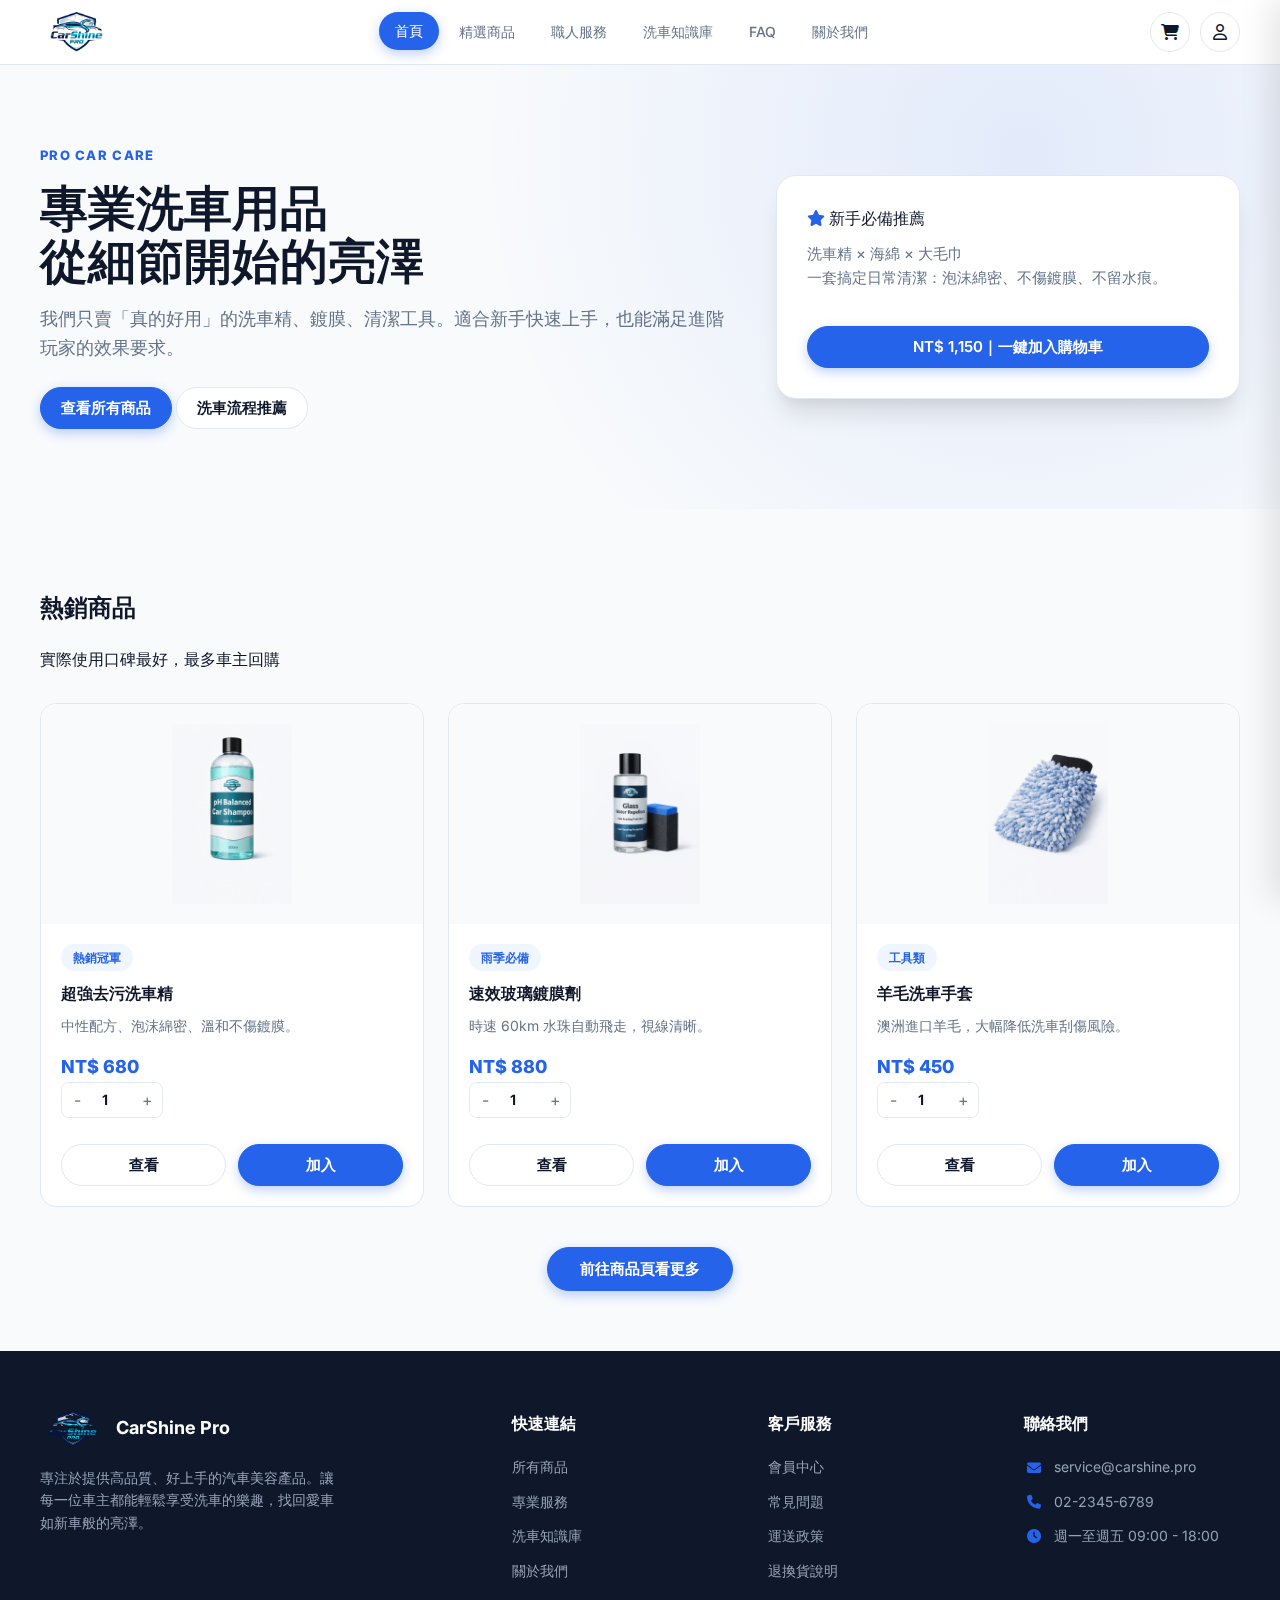
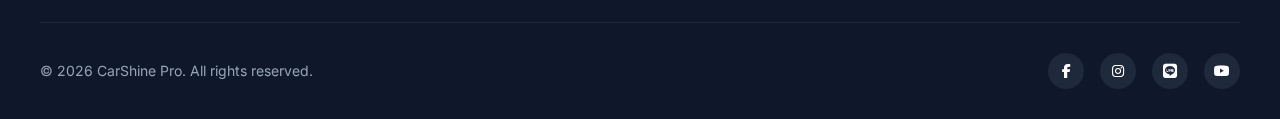
<file: index.html>
<!DOCTYPE html>
<html lang="zh-Hant">
<head>
  <meta charset="UTF-8" />
  <meta name="viewport" content="width=device-width, initial-scale=1.0"/>
  <title>CarShine Pro｜專業洗車用品</title>
  <link href="https://fonts.googleapis.com/css2?family=Inter:wght@400;600;700;800;900&display=swap" rel="stylesheet">
  <link rel="stylesheet" href="https://cdnjs.cloudflare.com/ajax/libs/font-awesome/6.5.0/css/all.min.css">
  <link rel="stylesheet" href="style.css">
</head>
<body class="csp-app">

<header class="navbar">
  <div class="container row">
    <a class="brand" href="index.html">
      <img src="assets/img/logo.jpg" alt="CarShine Pro">
    </a>
    <nav class="navlinks">
      <a class="active" href="index.html">首頁</a>
      <a href="products.html">精選商品</a>
      <a href="services.html">職人服務</a>
      <a href="knowledge.html">洗車知識庫</a>
      <a href="faq.html">FAQ</a>
      <a href="about.html">關於我們</a>
    </nav>
    <div class="navright">
      <button id="openCartBtn" class="icon-btn"><i class="fa-solid fa-cart-shopping"></i><span id="cartBadge" class="badge" style="display:none">0</span></button>
      
      <a class="icon-btn" href="member.html"><i class="fa-regular fa-user"></i></a>
      
      <button id="menuBtn" class="icon-btn menu-btn"><i class="fa-solid fa-bars"></i></button>
    </div>
  </div>
</header>

<div id="mobileMenu" class="mobile-menu">
  <a href="index.html">首頁</a>
  <a href="products.html">商品</a>
  <a href="services.html">服務</a>
  <a href="knowledge.html">知識</a>
  <a href="member.html">會員</a> </div>

<section class="hero">
  <div class="container hero-grid">
    <div>
      <div class="kicker">PRO CAR CARE</div>
      <h1 class="hero-title">專業洗車用品<br>從細節開始的亮澤</h1>
      <p class="hero-desc">我們只賣「真的好用」的洗車精、鍍膜、清潔工具。適合新手快速上手，也能滿足進階玩家的效果要求。</p>
      <div class="hero-actions">
        <a class="btn primary" href="products.html">查看所有商品</a>
        <a class="btn ghost" href="services.html">洗車流程推薦</a>
      </div>
    </div>
    <aside class="hero-card">
      <div class="h3" style="margin-top:0"><i class="fa-solid fa-star" style="color:var(--primary)"></i> 新手必備推薦</div>
      <p class="p" style="font-size:15px; margin-top:10px">洗車精 × 海綿 × 大毛巾<br>一套搞定日常清潔：泡沫綿密、不傷鍍膜、不留水痕。</p>
      <button class="btn primary full" onclick="addBundleToCart('b001')" style="margin-top:20px;">NT$ 1,150｜一鍵加入購物車</button>
    </aside>
  </div>
</section>

<main class="page">
  <div class="container">
    <section class="section">
      <div class="section-head">
        <h2>熱銷商品</h2>
        <p>實際使用口碑最好，最多車主回購</p>
      </div>
      <div class="grid3" id="homeFeatured"></div>
      <div style="margin-top:40px; text-align:center;">
        <a class="btn primary" href="products.html" style="padding:12px 32px;">前往商品頁看更多</a>
      </div>
    </section>
  </div>
</main>

<div id="cartOverlay" class="cart-overlay"></div>
<aside id="cartSidebar" class="cart">
  <div class="head"><span>購物車</span><button id="closeCartBtn" class="icon-btn" style="border:none;"><i class="fa-solid fa-xmark"></i></button></div>
  <div id="cartItems" class="items"></div>
  <div class="foot">
    <div class="sumrow"><span>小計</span><span id="cartSubtotal">NT$ 0</span></div>
    <div class="sumrow total"><span>合計</span><span id="cartTotal">NT$ 0</span></div>
    <a class="btn primary full" href="checkout.html" style="margin-top:16px">前往結帳</a>
  </div>
</aside>

<div id="siteFooter"></div>
<script src="script.js"></script>
</body>
</html>
</file>
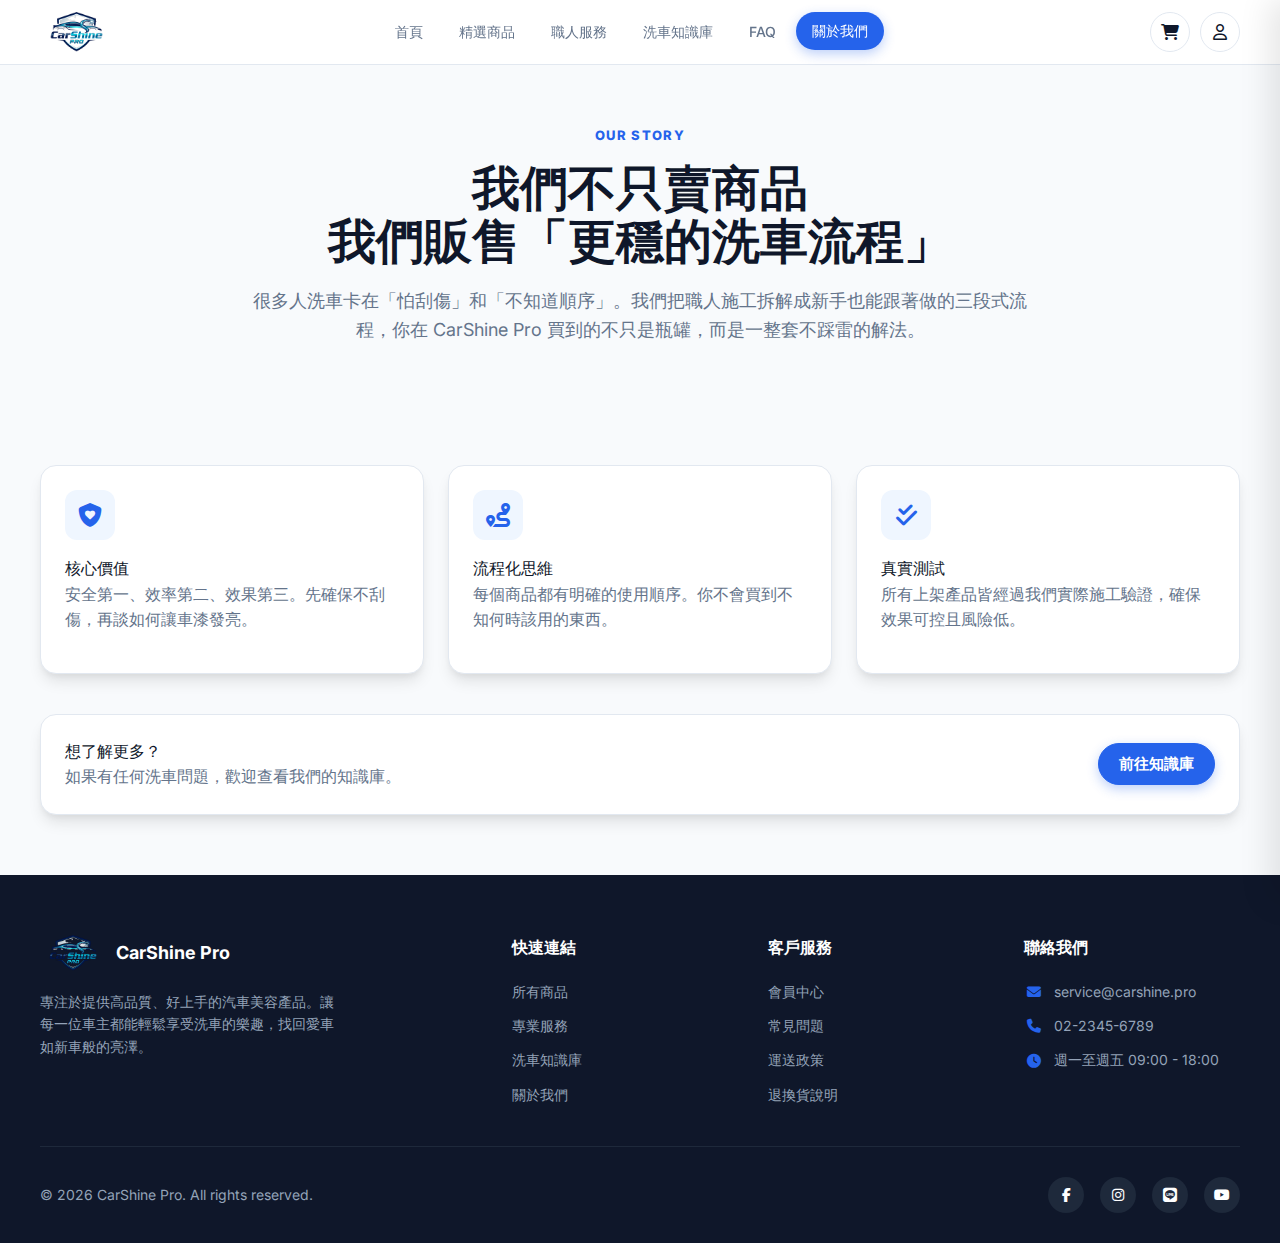
<file: about.html>
<!doctype html>
<html lang="zh-Hant">
<head>
  <meta charset="UTF-8" />
  <meta name="viewport" content="width=device-width, initial-scale=1.0" />
  <title>關於我們｜CarShine Pro</title>
  <link href="https://fonts.googleapis.com/css2?family=Inter:wght@400;600;700;900&display=swap" rel="stylesheet">
  <link rel="stylesheet" href="https://cdnjs.cloudflare.com/ajax/libs/font-awesome/6.5.0/css/all.min.css">
  <link rel="stylesheet" href="style.css">
</head>
<body class="csp-app">

  <header class="navbar">
    <div class="container row">
      <a class="brand" href="index.html">
        <img src="assets/img/logo.jpg" alt="CarShine Pro">
      </a>
      <nav class="navlinks">
        <a href="index.html">首頁</a>
        <a href="products.html">精選商品</a>
        <a href="services.html">職人服務</a>
        <a href="knowledge.html">洗車知識庫</a>
        <a href="faq.html">FAQ</a>
        <a class="active" href="about.html">關於我們</a>
      </nav>
      <div class="navright">
        <button id="openCartBtn" class="icon-btn"><i class="fa-solid fa-cart-shopping"></i><span id="cartBadge" class="badge" style="display:none">0</span></button>
        <a class="icon-btn" href="member.html"><i class="fa-regular fa-user"></i></a>
        <button id="menuBtn" class="icon-btn menu-btn"><i class="fa-solid fa-bars"></i></button>
      </div>
    </div>
    <div id="mobileMenu" class="mobile-menu">
      <a href="index.html">首頁</a>
      <a href="products.html">商品</a>
      <a href="services.html">服務</a>
      <a href="knowledge.html">知識</a>
      <a href="faq.html">FAQ</a>
      <a href="about.html">關於</a>
      <a href="member.html">會員</a>
    </div>
  </header>

  <div class="page-head" style="background:var(--bg-subtle); padding:60px 0;">
    <div class="container" style="text-align:center; max-width:800px;">
      <div class="kicker" style="justify-content:center;">OUR STORY</div>
      <h1 class="hero-title" style="margin-bottom:20px;">我們不只賣商品<br>我們販售「更穩的洗車流程」</h1>
      <p class="hero-desc" style="margin:0 auto;">
        很多人洗車卡在「怕刮傷」和「不知道順序」。我們把職人施工拆解成新手也能跟著做的三段式流程，你在 CarShine Pro 買到的不只是瓶罐，而是一整套不踩雷的解法。
      </p>
    </div>
  </div>

  <section class="section">
    <div class="container">
      <div class="grid3">
        <div class="panel pad">
          <div style="width:50px; height:50px; background:#eff6ff; border-radius:12px; display:flex; align-items:center; justify-content:center; color:var(--primary); font-size:24px; margin-bottom:16px;">
            <i class="fa-solid fa-shield-heart"></i>
          </div>
          <div class="h3">核心價值</div>
          <p class="p">安全第一、效率第二、效果第三。先確保不刮傷，再談如何讓車漆發亮。</p>
        </div>
        <div class="panel pad">
          <div style="width:50px; height:50px; background:#eff6ff; border-radius:12px; display:flex; align-items:center; justify-content:center; color:var(--primary); font-size:24px; margin-bottom:16px;">
            <i class="fa-solid fa-route"></i>
          </div>
          <div class="h3">流程化思維</div>
          <p class="p">每個商品都有明確的使用順序。你不會買到不知何時該用的東西。</p>
        </div>
        <div class="panel pad">
          <div style="width:50px; height:50px; background:#eff6ff; border-radius:12px; display:flex; align-items:center; justify-content:center; color:var(--primary); font-size:24px; margin-bottom:16px;">
            <i class="fa-solid fa-check-double"></i>
          </div>
          <div class="h3">真實測試</div>
          <p class="p">所有上架產品皆經過我們實際施工驗證，確保效果可控且風險低。</p>
        </div>
      </div>

      <div class="panel pad" style="margin-top:40px; display:flex; align-items:center; justify-content:space-between; flex-wrap:wrap; gap:20px;">
        <div>
          <div class="h3">想了解更多？</div>
          <p class="p" style="margin:0;">如果有任何洗車問題，歡迎查看我們的知識庫。</p>
        </div>
        <a class="btn primary" href="knowledge.html">前往知識庫</a>
      </div>
    </div>
  </section>

  <div id="cartOverlay" class="cart-overlay"></div>
  <aside id="cartSidebar" class="cart">
    <div class="head"><span>購物車</span><button id="closeCartBtn" class="icon-btn" style="border:none;"><i class="fa-solid fa-xmark"></i></button></div>
    <div id="cartItems" class="items"></div>
    <div class="foot"><div class="row"><span>小計</span><b id="cartSubtotal">NT$ 0</b></div><a class="btn primary full" href="checkout.html">前往結帳</a></div>
  </aside>
  <div id="siteFooter"></div>
  <script src="script.js"></script>
</body>
</html>
</file>
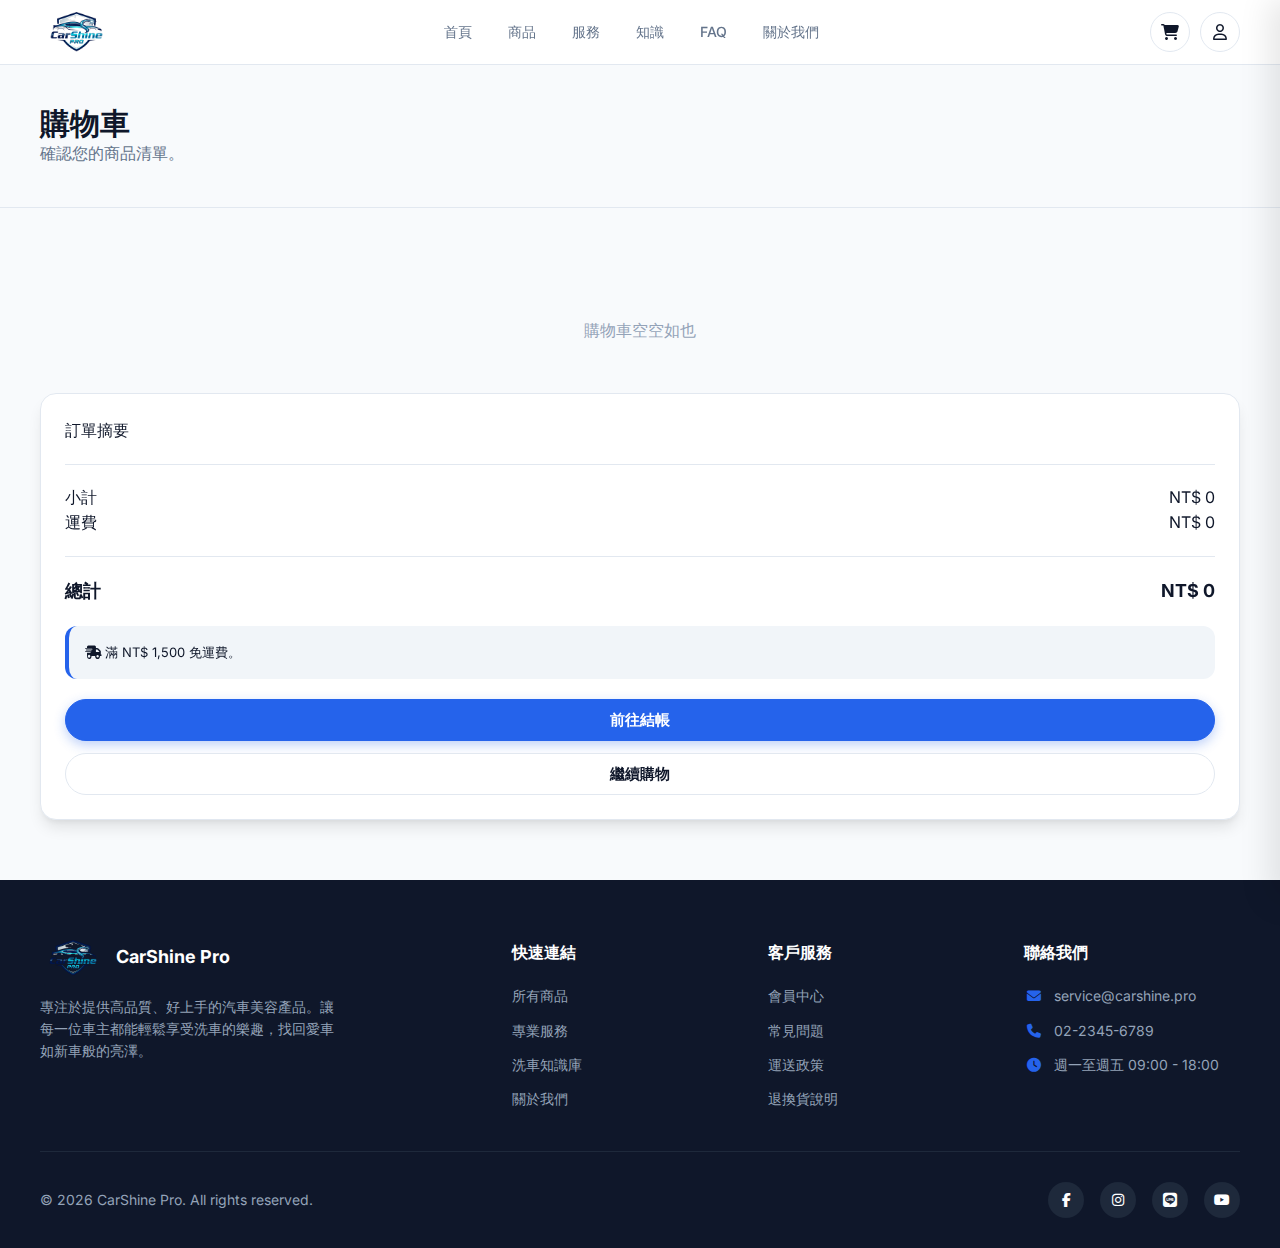
<file: cart.html>
<!doctype html>
<html lang="zh-Hant">
<head>
  <meta charset="UTF-8" />
  <meta name="viewport" content="width=device-width, initial-scale=1.0" />
  <title>購物車｜CarShine Pro</title>
  <link href="https://fonts.googleapis.com/css2?family=Inter:wght@400;600;700;900&display=swap" rel="stylesheet">
  <link rel="stylesheet" href="https://cdnjs.cloudflare.com/ajax/libs/font-awesome/6.5.0/css/all.min.css">
  <link rel="stylesheet" href="style.css">
</head>
<body class="csp-app">

  <header class="navbar">
    <div class="container row">
      <a class="brand" href="index.html">
        <img src="assets/img/logo.jpg" alt="CarShine Pro">
      </a>
      <nav class="navlinks">
        <a href="index.html">首頁</a>
        <a href="products.html">商品</a>
        <a href="services.html">服務</a>
        <a href="knowledge.html">知識</a>
        <a href="faq.html">FAQ</a>
        <a href="about.html">關於我們</a>
      </nav>
      <div class="navright">
        <button id="openCartBtn" class="icon-btn"><i class="fa-solid fa-cart-shopping"></i><span id="cartBadge" class="badge" style="display:none">0</span></button>
        <a class="icon-btn" href="member.html"><i class="fa-regular fa-user"></i></a>
        <button id="menuBtn" class="icon-btn menu-btn"><i class="fa-solid fa-bars"></i></button>
      </div>
    </div>
    <div id="mobileMenu" class="mobile-menu">
      <a href="index.html">首頁</a>
      <a href="products.html">商品</a>
      <a href="services.html">服務</a>
      <a href="knowledge.html">知識</a>
      <a href="faq.html">FAQ</a>
      <a href="about.html">關於</a>
      <a href="member.html">會員</a>
    </div>
  </header>

  <div class="page-head" style="background:var(--bg-subtle); padding:40px 0; border-bottom:1px solid var(--border);">
    <div class="container">
      <div class="h2" style="margin:0;">購物車</div>
      <p class="p" style="margin:0;">確認您的商品清單。</p>
    </div>
  </div>

  <section class="section">
    <div class="container cart-grid">
      <div id="cartPageList" style="display:grid; gap:16px;"></div>

      <aside class="panel pad" style="position:sticky; top:100px;">
        <div class="h3">訂單摘要</div>
        <div class="hr"></div>
        <div class="row"><span>小計</span><span id="cartPageSubtotal">NT$ 0</span></div>
        <div class="row"><span>運費</span><span id="cartPageShipping">NT$ 0</span></div>
        <div class="hr"></div>
        <div class="row" style="font-size:18px; font-weight:700;"><span>總計</span><span id="cartPageTotal">NT$ 0</span></div>
        
        <div class="note" style="margin:20px 0; font-size:13px;">
          <i class="fa-solid fa-truck-fast"></i> 滿 NT$ 1,500 免運費。
        </div>

        <div style="display:grid; gap:12px;">
          <a class="btn primary full" href="checkout.html">前往結帳</a>
          <a class="btn ghost full" href="products.html">繼續購物</a>
        </div>
      </aside>
    </div>
  </section>

  <div id="cartOverlay" class="cart-overlay"></div>
  <aside id="cartSidebar" class="cart">
    <div class="head"><span>購物車</span><button id="closeCartBtn" class="icon-btn" style="border:none;"><i class="fa-solid fa-xmark"></i></button></div>
    <div id="cartItems" class="items"></div>
    <div class="foot">
      <div class="row"><span>小計</span><b id="cartSubtotal">NT$ 0</b></div>
      <a class="btn primary full" href="checkout.html">前往結帳</a>
    </div>
  </aside>

  <div id="siteFooter"></div>
  <script src="script.js"></script>
</body>
</html>
</file>
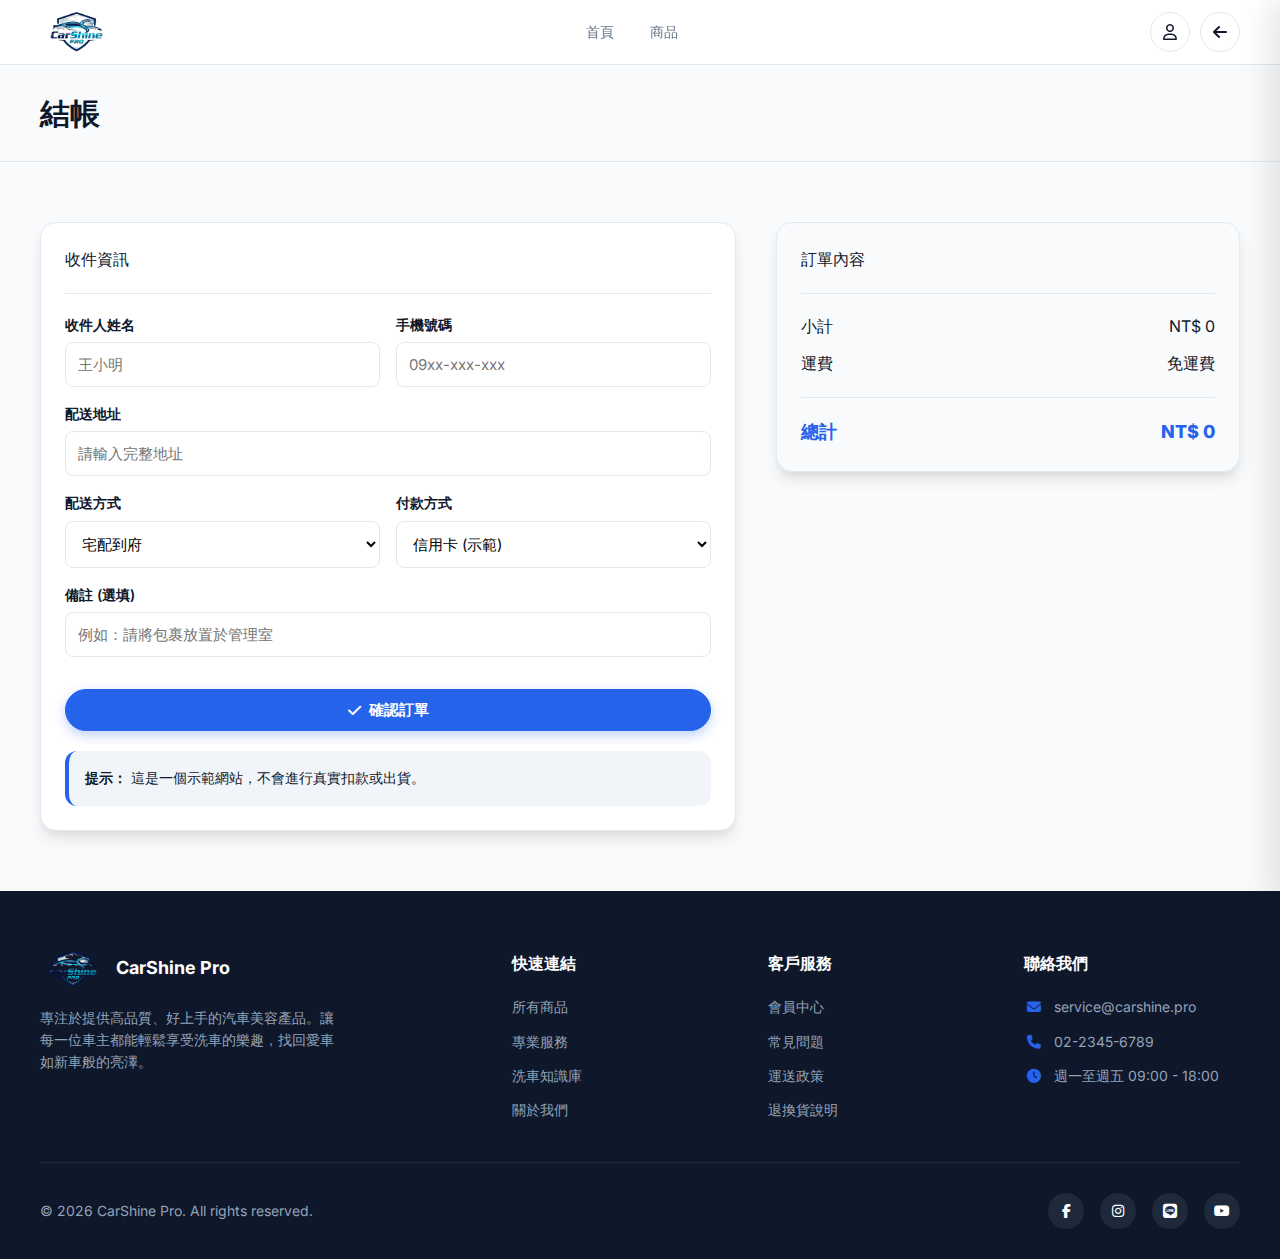
<file: checkout.html>
<!doctype html>
<html lang="zh-Hant">
<head>
  <meta charset="UTF-8" />
  <meta name="viewport" content="width=device-width, initial-scale=1.0" />
  <title>結帳｜CarShine Pro</title>
  <link href="https://fonts.googleapis.com/css2?family=Inter:wght@400;600;700;900&display=swap" rel="stylesheet">
  <link rel="stylesheet" href="https://cdnjs.cloudflare.com/ajax/libs/font-awesome/6.5.0/css/all.min.css">
  <link rel="stylesheet" href="style.css">
  <style>
    .field { margin-bottom: 16px; }
    .field label { display: block; margin-bottom: 6px; font-weight: 600; font-size: 14px; color: var(--text); }
    .field input, .field select { width: 100%; padding: 12px; border: 1px solid var(--border); border-radius: 8px; font-size: 15px; background: white; transition: border-color 0.2s; }
    .field input:focus, .field select:focus { border-color: var(--primary); outline: none; }
    .form-grid { display: grid; grid-template-columns: 1fr 1fr; gap: 16px; }
    @media (max-width:600px){ .form-grid { grid-template-columns: 1fr; } }
  </style>
</head>
<body class="csp-app">

  <header class="navbar">
    <div class="container row">
      <a class="brand" href="index.html">
        <img src="assets/img/logo.jpg" alt="CarShine Pro">
      </a>
      <nav class="navlinks">
        <a href="index.html">首頁</a>
        <a href="products.html">商品</a>
      </nav>
      <div class="navright">
        <a class="icon-btn" href="member.html"><i class="fa-regular fa-user"></i></a>
        <a class="icon-btn" href="cart.html"><i class="fa-solid fa-arrow-left"></i></a>
      </div>
    </div>
  </header>

  <div class="page-head" style="background:var(--bg-subtle); padding:30px 0; border-bottom:1px solid var(--border);">
    <div class="container">
      <div class="h2" style="margin:0;">結帳</div>
    </div>
  </div>

  <section class="section">
    <div class="container checkout-grid">
      
      <div class="panel pad">
        <div class="h3">收件資訊</div>
        <div class="hr"></div>

        <form id="checkoutForm">
          <div class="form-grid">
            <div class="field">
              <label>收件人姓名</label>
              <input name="name" required placeholder="王小明">
            </div>
            <div class="field">
              <label>手機號碼</label>
              <input name="phone" required placeholder="09xx-xxx-xxx">
            </div>
          </div>

          <div class="field">
            <label>配送地址</label>
            <input name="address" required placeholder="請輸入完整地址">
          </div>

          <div class="form-grid">
            <div class="field">
              <label>配送方式</label>
              <select name="shipping" required>
                <option value="宅配">宅配到府</option>
                <option value="超商取貨">超商取貨 (示範)</option>
              </select>
            </div>
            <div class="field">
              <label>付款方式</label>
              <select name="payment" required>
                <option value="信用卡">信用卡 (示範)</option>
                <option value="貨到付款">貨到付款</option>
              </select>
            </div>
          </div>

          <div class="field">
            <label>備註 (選填)</label>
            <input name="note" placeholder="例如：請將包裹放置於管理室">
          </div>

          <button class="btn primary full" type="submit" style="margin-top:16px;">
            <i class="fa-solid fa-check"></i> 確認訂單
          </button>
          
          <div class="note" style="margin-top:20px;">
            <b>提示：</b> 這是一個示範網站，不會進行真實扣款或出貨。
          </div>
        </form>
      </div>

      <aside class="panel pad" style="background: #f8fafc;">
        <div class="h3">訂單內容</div>
        <div class="hr"></div>
        <div id="checkoutSummary"></div>
      </aside>

    </div>
  </section>

  <div id="cartOverlay" class="cart-overlay"></div>
  <aside id="cartSidebar" class="cart">
    <div class="head"><span>購物車</span><button id="closeCartBtn" class="icon-btn" style="border:none;"><i class="fa-solid fa-xmark"></i></button></div>
    <div id="cartItems" class="items"></div>
    <div class="foot"><div class="row"><span>小計</span><b id="cartSubtotal">NT$ 0</b></div></div>
  </aside>

  <div id="siteFooter"></div>
  <script src="script.js"></script>
</body>
</html>
</file>
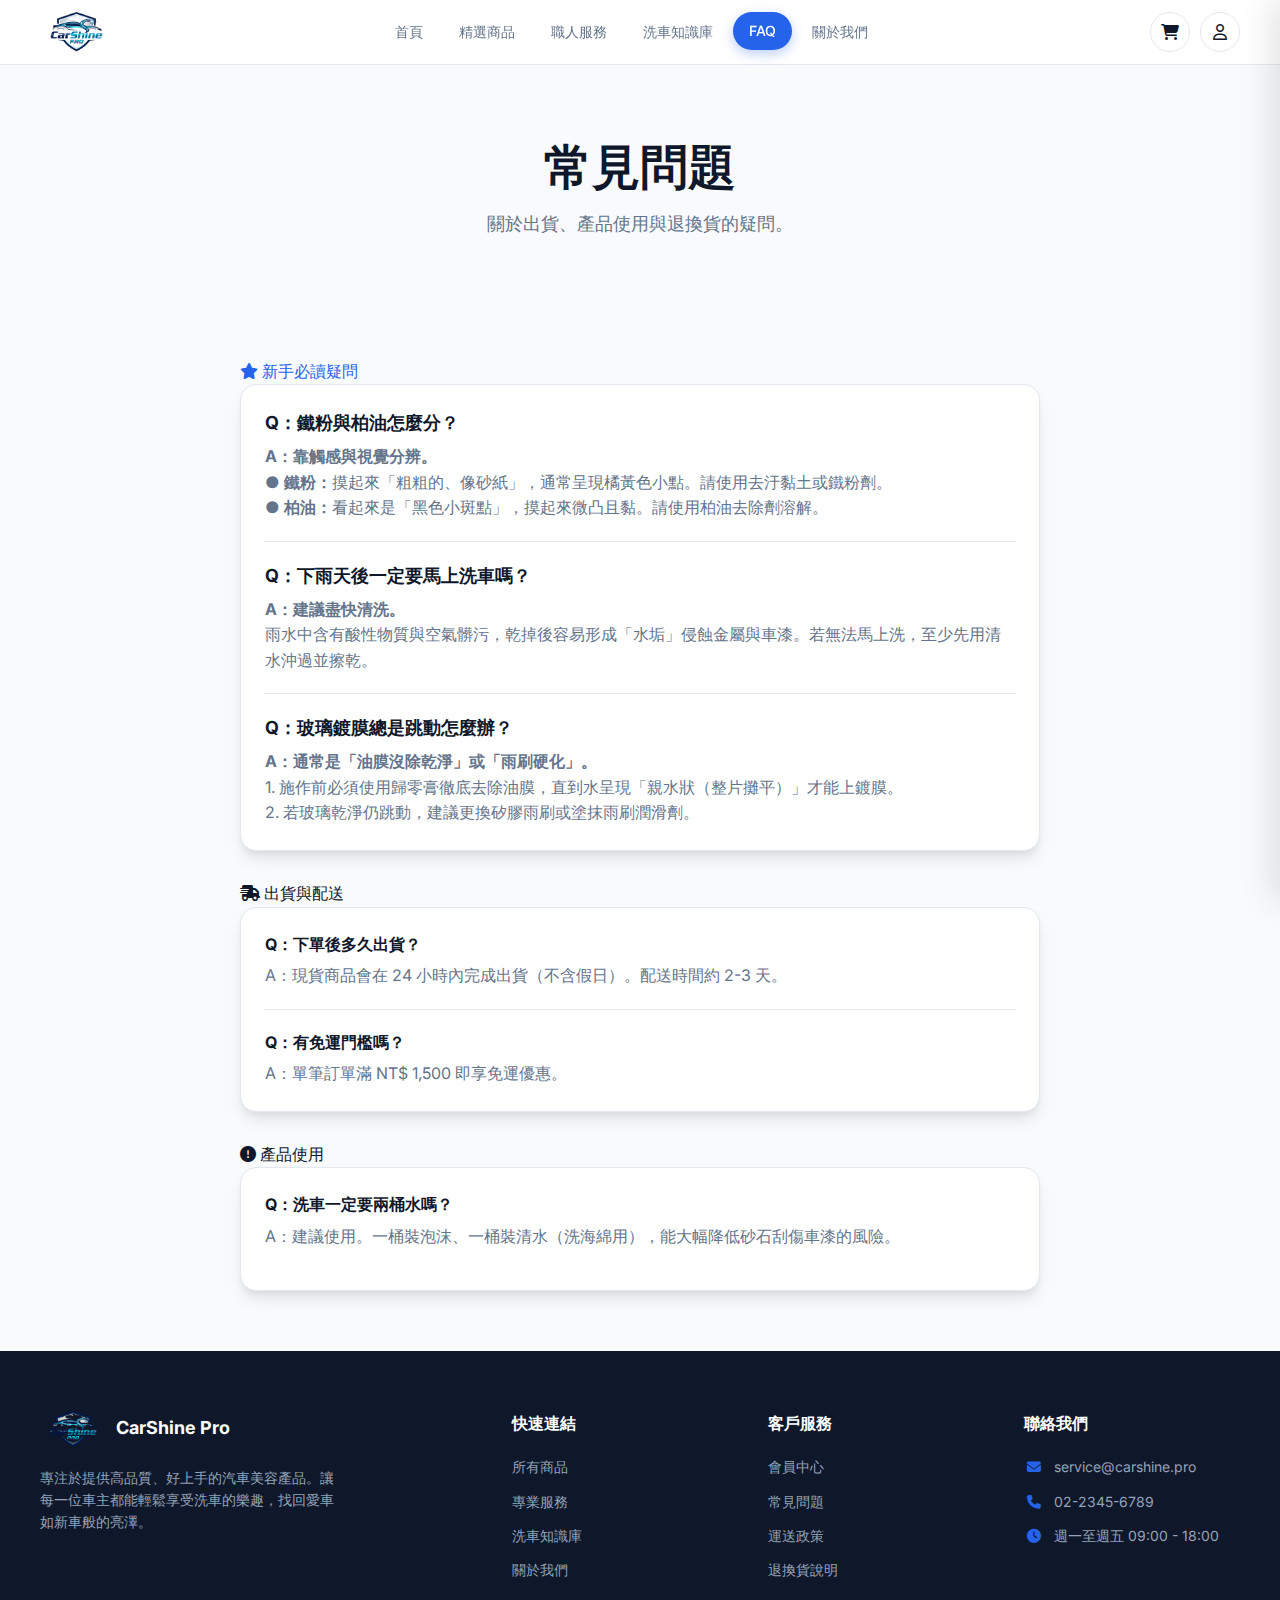
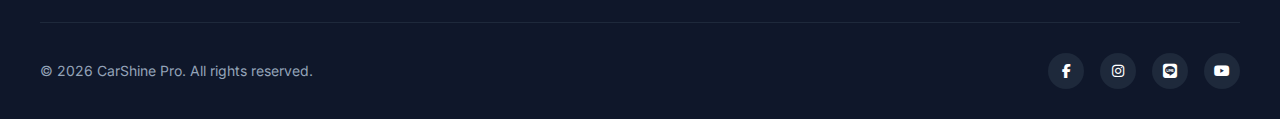
<file: faq.html>
<!doctype html>
<html lang="zh-Hant">
<head>
  <meta charset="UTF-8" />
  <meta name="viewport" content="width=device-width, initial-scale=1.0" />
  <title>常見問題｜CarShine Pro</title>
  <link href="https://fonts.googleapis.com/css2?family=Inter:wght@400;600;700;900&display=swap" rel="stylesheet">
  <link rel="stylesheet" href="https://cdnjs.cloudflare.com/ajax/libs/font-awesome/6.5.0/css/all.min.css">
  <link rel="stylesheet" href="style.css">
  <style>html { scroll-padding-top: 100px; }</style>
</head>
<body class="csp-app">

  <header class="navbar">
    <div class="container row">
      <a class="brand" href="index.html">
        <img src="assets/img/logo.jpg" alt="CarShine Pro">
      </a>
      <nav class="navlinks">
        <a href="index.html">首頁</a>
        <a href="products.html">精選商品</a>
        <a href="services.html">職人服務</a>
        <a href="knowledge.html">洗車知識庫</a>
        <a class="active" href="faq.html">FAQ</a>
        <a href="about.html">關於我們</a>
      </nav>
      <div class="navright">
        <button id="openCartBtn" class="icon-btn"><i class="fa-solid fa-cart-shopping"></i><span id="cartBadge" class="badge" style="display:none">0</span></button>
        <a class="icon-btn" href="member.html"><i class="fa-regular fa-user"></i></a>
        <button id="menuBtn" class="icon-btn menu-btn"><i class="fa-solid fa-bars"></i></button>
      </div>
    </div>
    <div id="mobileMenu" class="mobile-menu">
      <a href="index.html">首頁</a>
      <a href="products.html">商品</a>
      <a href="services.html">服務</a>
      <a href="knowledge.html">知識</a>
      <a href="faq.html">FAQ</a>
      <a href="about.html">關於</a>
      <a href="member.html">會員</a>
    </div>
  </header>

  <div class="page-head" style="background:var(--bg-subtle); padding:60px 0;">
    <div class="container" style="text-align:center;">
      <h1 class="hero-title" style="margin-bottom:16px;">常見問題</h1>
      <p class="hero-desc" style="margin:0 auto;">關於出貨、產品使用與退換貨的疑問。</p>
    </div>
  </div>

  <section class="section">
    <div class="container" style="max-width:800px; display:grid; gap:30px;">
      
      <div>
        <div class="h3" style="color:var(--primary)"><i class="fa-solid fa-star"></i> 新手必讀疑問</div>
        <div class="panel pad">
          <div id="iron" style="margin-bottom:20px;">
            <div style="font-weight:700; margin-bottom:6px; font-size:18px;">Q：鐵粉與柏油怎麼分？</div>
            <div class="p" style="margin:0;">
              <b>A：靠觸感與視覺分辨。</b><br>
              ● <b>鐵粉：</b>摸起來「粗粗的、像砂紙」，通常呈現橘黃色小點。請使用去汙黏土或鐵粉劑。<br>
              ● <b>柏油：</b>看起來是「黑色小斑點」，摸起來微凸且黏。請使用柏油去除劑溶解。
            </div>
          </div>
          <div class="hr"></div>
          <div id="rain" style="margin-bottom:20px;">
            <div style="font-weight:700; margin-bottom:6px; font-size:18px;">Q：下雨天後一定要馬上洗車嗎？</div>
            <div class="p" style="margin:0;">
              <b>A：建議盡快清洗。</b><br>
              雨水中含有酸性物質與空氣髒污，乾掉後容易形成「水垢」侵蝕金屬與車漆。若無法馬上洗，至少先用清水沖過並擦乾。
            </div>
          </div>
          <div class="hr"></div>
          <div id="glass">
            <div style="font-weight:700; margin-bottom:6px; font-size:18px;">Q：玻璃鍍膜總是跳動怎麼辦？</div>
            <div class="p" style="margin:0;">
              <b>A：通常是「油膜沒除乾淨」或「雨刷硬化」。</b><br>
              1. 施作前必須使用歸零膏徹底去除油膜，直到水呈現「親水狀（整片攤平）」才能上鍍膜。<br>
              2. 若玻璃乾淨仍跳動，建議更換矽膠雨刷或塗抹雨刷潤滑劑。
            </div>
          </div>
        </div>
      </div>

      <div>
        <div class="h3"><i class="fa-solid fa-truck-fast"></i> 出貨與配送</div>
        <div class="panel pad">
          <div style="margin-bottom:16px;">
            <div style="font-weight:700; margin-bottom:6px;">Q：下單後多久出貨？</div>
            <div class="p" style="margin:0;">A：現貨商品會在 24 小時內完成出貨（不含假日）。配送時間約 2-3 天。</div>
          </div>
          <div class="hr"></div>
          <div>
            <div style="font-weight:700; margin-bottom:6px;">Q：有免運門檻嗎？</div>
            <div class="p" style="margin:0;">A：單筆訂單滿 NT$ 1,500 即享免運優惠。</div>
          </div>
        </div>
      </div>

      <div>
        <div class="h3"><i class="fa-solid fa-circle-exclamation"></i> 產品使用</div>
        <div class="panel pad">
          <div style="margin-bottom:16px;">
            <div style="font-weight:700; margin-bottom:6px;">Q：洗車一定要兩桶水嗎？</div>
            <div class="p" style="margin:0;">A：建議使用。一桶裝泡沫、一桶裝清水（洗海綿用），能大幅降低砂石刮傷車漆的風險。</div>
          </div>
        </div>
      </div>

    </div>
  </section>

  <div id="cartOverlay" class="cart-overlay"></div>
  <aside id="cartSidebar" class="cart">
    <div class="head"><span>購物車</span><button id="closeCartBtn" class="icon-btn" style="border:none;"><i class="fa-solid fa-xmark"></i></button></div>
    <div id="cartItems" class="items"></div>
    <div class="foot"><div class="row"><span>小計</span><b id="cartSubtotal">NT$ 0</b></div><a class="btn primary full" href="checkout.html">前往結帳</a></div>
  </aside>
  <div id="siteFooter"></div>
  <script src="script.js"></script>
</body>
</html>
</file>
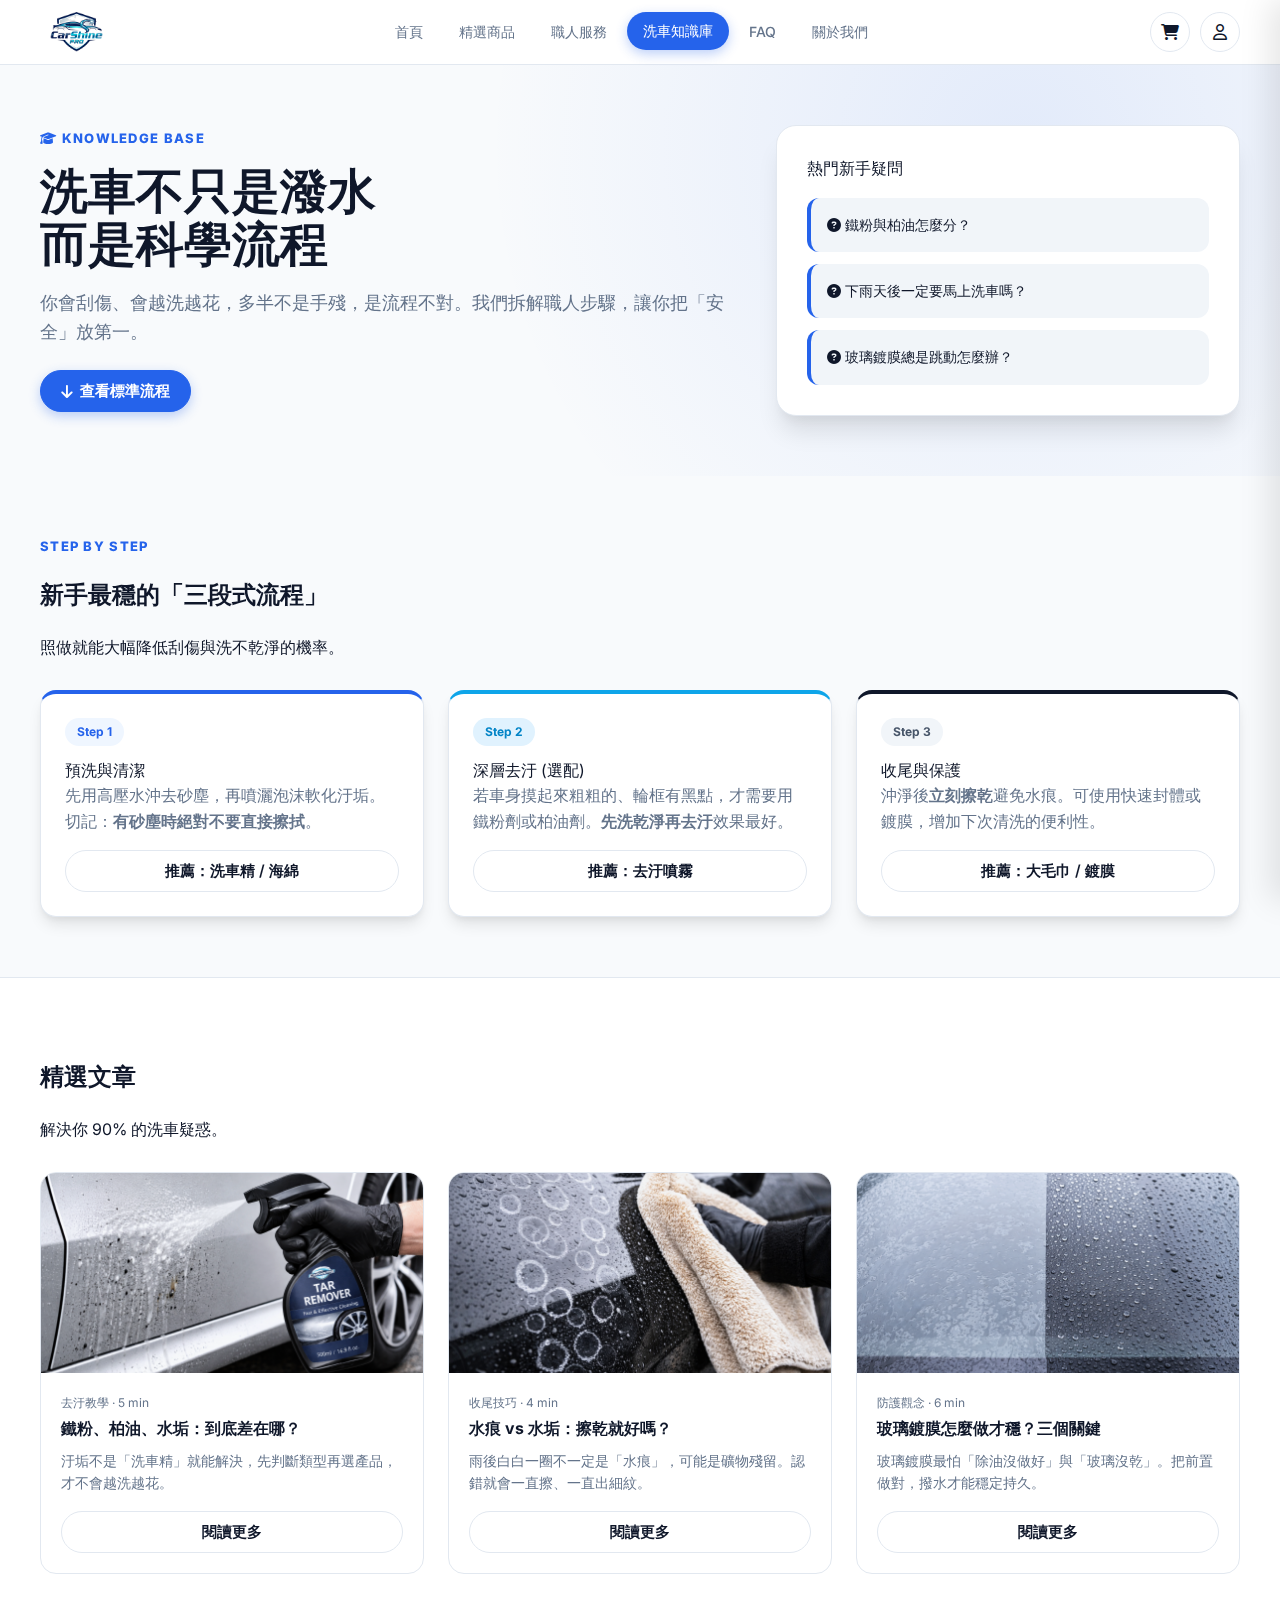
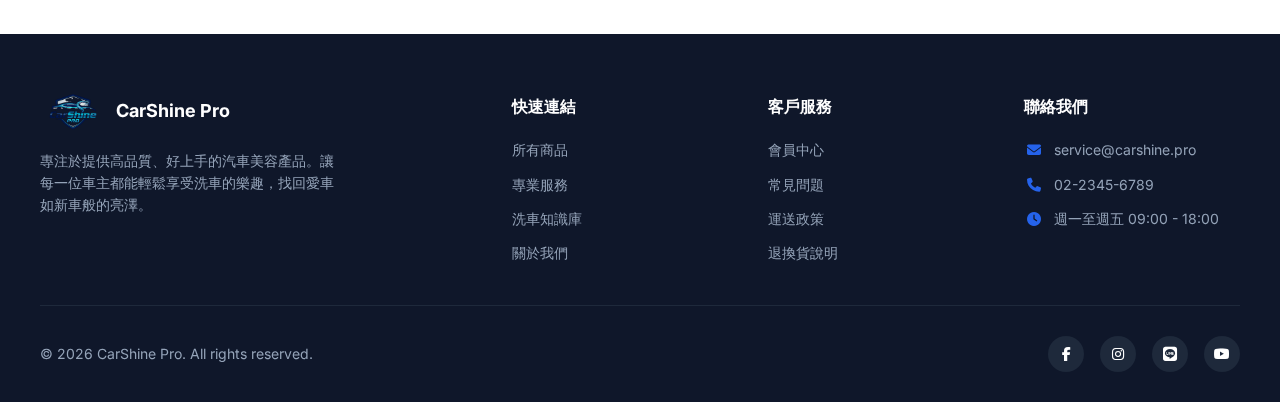
<file: knowledge.html>
<!doctype html>
<html lang="zh-Hant">
<head>
  <meta charset="UTF-8" />
  <meta name="viewport" content="width=device-width, initial-scale=1.0" />
  <title>洗車知識庫｜CarShine Pro</title>
  <link href="https://fonts.googleapis.com/css2?family=Inter:wght@400;600;700;900&display=swap" rel="stylesheet">
  <link rel="stylesheet" href="https://cdnjs.cloudflare.com/ajax/libs/font-awesome/6.5.0/css/all.min.css">
  <link rel="stylesheet" href="style.css">
</head>
<body class="csp-app">

  <header class="navbar">
    <div class="container row">
      <a class="brand" href="index.html">
        <img src="assets/img/logo.jpg" alt="CarShine Pro">
      </a>
      <nav class="navlinks">
        <a href="index.html">首頁</a>
        <a href="products.html">精選商品</a>
        <a href="services.html">職人服務</a>
        <a class="active" href="knowledge.html">洗車知識庫</a>
        <a href="faq.html">FAQ</a>
        <a href="about.html">關於我們</a>
      </nav>
      <div class="navright">
        <button id="openCartBtn" class="icon-btn"><i class="fa-solid fa-cart-shopping"></i><span id="cartBadge" class="badge" style="display:none">0</span></button>
        <a class="icon-btn" href="member.html"><i class="fa-regular fa-user"></i></a>
        <button id="menuBtn" class="icon-btn menu-btn"><i class="fa-solid fa-bars"></i></button>
      </div>
    </div>
    <div id="mobileMenu" class="mobile-menu">
      <a href="index.html">首頁</a>
      <a href="products.html">商品</a>
      <a href="services.html">服務</a>
      <a href="knowledge.html">知識</a>
      <a href="faq.html">FAQ</a>
      <a href="about.html">關於</a>
      <a href="member.html">會員</a>
    </div>
  </header>

  <section class="hero" style="padding:60px 0;">
    <div class="container hero-grid">
      <div class="hero-content">
        <div class="kicker"><i class="fa-solid fa-graduation-cap"></i> KNOWLEDGE BASE</div>
        <h1 class="hero-title">洗車不只是潑水<br>而是科學流程</h1>
        <p class="hero-desc">你會刮傷、會越洗越花，多半不是手殘，是流程不對。我們拆解職人步驟，讓你把「安全」放第一。</p>
        <a class="btn primary" href="#flow"><i class="fa-solid fa-arrow-down"></i> 查看標準流程</a>
      </div>
      <div class="hero-card">
        <div class="h3">熱門新手疑問</div>
        <div style="display:grid; gap:12px; margin-top:16px;">
          <a class="note" href="faq.html#iron" style="cursor:pointer; text-decoration:none; display:block;">
            <i class="fa-solid fa-circle-question"></i> 鐵粉與柏油怎麼分？
          </a>
          <a class="note" href="faq.html#rain" style="cursor:pointer; text-decoration:none; display:block;">
            <i class="fa-solid fa-circle-question"></i> 下雨天後一定要馬上洗車嗎？
          </a>
          <a class="note" href="faq.html#glass" style="cursor:pointer; text-decoration:none; display:block;">
            <i class="fa-solid fa-circle-question"></i> 玻璃鍍膜總是跳動怎麼辦？
          </a>
        </div>
      </div>
    </div>
  </section>

  <section class="section" id="flow">
    <div class="container">
      <div class="section-head">
        <div class="kicker">STEP BY STEP</div>
        <h2>新手最穩的「三段式流程」</h2>
        <p>照做就能大幅降低刮傷與洗不乾淨的機率。</p>
      </div>

      <div class="grid3">
        <div class="panel pad" style="border-top:4px solid var(--primary);">
          <div class="pill" style="margin-bottom:12px;">Step 1</div>
          <div class="h3">預洗與清潔</div>
          <p class="p">先用高壓水沖去砂塵，再噴灑泡沫軟化汙垢。切記：<b>有砂塵時絕對不要直接擦拭</b>。</p>
          <a class="btn ghost full" href="products.html">推薦：洗車精 / 海綿</a>
        </div>

        <div class="panel pad" style="border-top:4px solid #0ea5e9;">
          <div class="pill" style="margin-bottom:12px; background:#e0f2fe; color:#0284c7;">Step 2</div>
          <div class="h3">深層去汙 (選配)</div>
          <p class="p">若車身摸起來粗粗的、輪框有黑點，才需要用鐵粉劑或柏油劑。<b>先洗乾淨再去汙</b>效果最好。</p>
          <a class="btn ghost full" href="products.html">推薦：去汙噴霧</a>
        </div>

        <div class="panel pad" style="border-top:4px solid #0f172a;">
          <div class="pill" style="margin-bottom:12px; background:#f1f5f9; color:#475569;">Step 3</div>
          <div class="h3">收尾與保護</div>
          <p class="p">沖淨後<b>立刻擦乾</b>避免水痕。可使用快速封體或鍍膜，增加下次清洗的便利性。</p>
          <a class="btn ghost full" href="products.html">推薦：大毛巾 / 鍍膜</a>
        </div>
      </div>
    </div>
  </section>

  <section class="section" style="background:white; border-top:1px solid var(--border);">
    <div class="container">
      <div class="section-head">
        <h2>精選文章</h2>
        <p>解決你 90% 的洗車疑惑。</p>
      </div>

      <div class="grid3">
        <article class="card">
          <div class="thumb" style="height:200px; padding:0;">
            <img src="assets/img/article-iron.jpg" alt="鐵粉柏油教學" style="width:100%; height:100%; object-fit:cover;">
          </div>
          <div class="body">
            <div class="meta" style="font-size:12px; color:var(--muted); margin-bottom:4px;">去汙教學 · 5 min</div>
            <div class="title">鐵粉、柏油、水垢：到底差在哪？</div>
            <div class="desc">汙垢不是「洗車精」就能解決，先判斷類型再選產品，才不會越洗越花。</div>
            <a class="btn ghost full" href="https://www.google.com/search?q=汽車鐵粉柏油差別" target="_blank">閱讀更多</a>
          </div>
        </article>

        <article class="card">
          <div class="thumb" style="height:200px; padding:0;">
            <img src="assets/img/article-water.jpg" alt="水垢水痕教學" style="width:100%; height:100%; object-fit:cover;">
          </div>
          <div class="body">
            <div class="meta" style="font-size:12px; color:var(--muted); margin-bottom:4px;">收尾技巧 · 4 min</div>
            <div class="title">水痕 vs 水垢：擦乾就好嗎？</div>
            <div class="desc">雨後白白一圈不一定是「水痕」，可能是礦物殘留。認錯就會一直擦、一直出細紋。</div>
            <a class="btn ghost full" href="https://www.google.com/search?q=汽車水痕水垢差別" target="_blank">閱讀更多</a>
          </div>
        </article>

        <article class="card">
          <div class="thumb" style="height:200px; padding:0;">
            <img src="assets/img/article-glass.jpg" alt="玻璃鍍膜教學" style="width:100%; height:100%; object-fit:cover;">
          </div>
          <div class="body">
            <div class="meta" style="font-size:12px; color:var(--muted); margin-bottom:4px;">防護觀念 · 6 min</div>
            <div class="title">玻璃鍍膜怎麼做才穩？三個關鍵</div>
            <div class="desc">玻璃鍍膜最怕「除油沒做好」與「玻璃沒乾」。把前置做對，撥水才能穩定持久。</div>
            <a class="btn ghost full" href="https://www.google.com/search?q=汽車玻璃鍍膜教學" target="_blank">閱讀更多</a>
          </div>
        </article>
      </div>
    </div>
  </section>

  <div id="cartOverlay" class="cart-overlay"></div>
  <aside id="cartSidebar" class="cart">
    <div class="head"><span>購物車</span><button id="closeCartBtn" class="icon-btn" style="border:none;"><i class="fa-solid fa-xmark"></i></button></div>
    <div id="cartItems" class="items"></div>
    <div class="foot"><div class="row"><span>小計</span><b id="cartSubtotal">NT$ 0</b></div><a class="btn primary full" href="checkout.html">前往結帳</a></div>
  </aside>
  <div id="siteFooter"></div>
  <script src="script.js"></script>
</body>
</html>
</file>
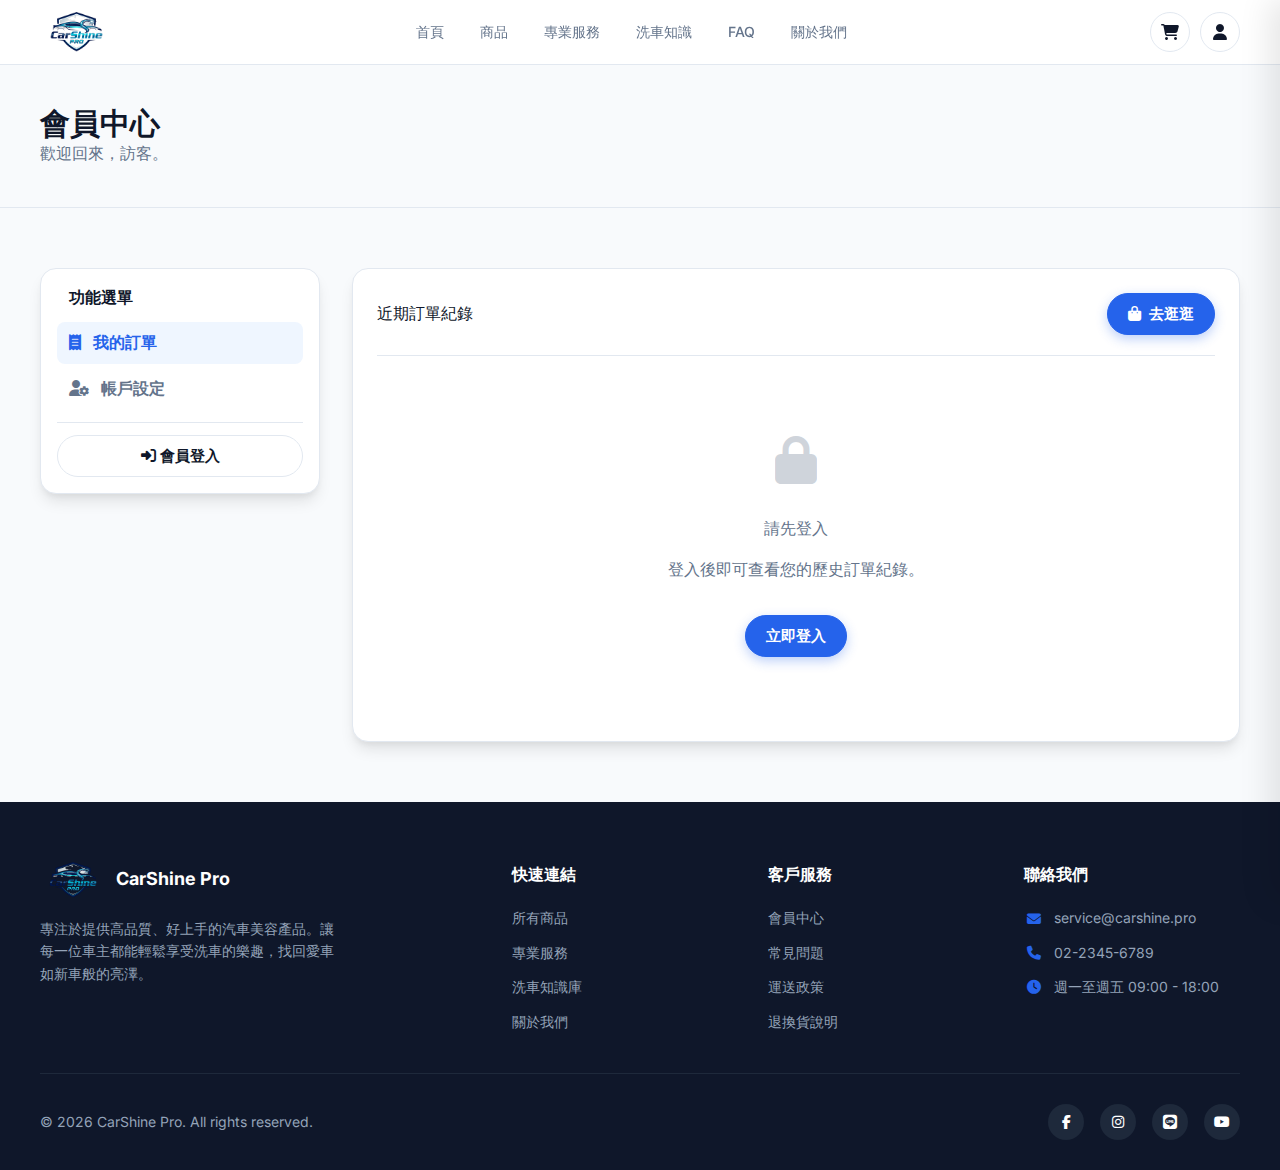
<file: member.html>
<!doctype html>
<html lang="zh-Hant">
<head>
  <meta charset="UTF-8" />
  <meta name="viewport" content="width=device-width, initial-scale=1.0" />
  <title>會員中心｜CarShine Pro</title>
  <link href="https://fonts.googleapis.com/css2?family=Inter:wght@400;600;700;900&display=swap" rel="stylesheet">
  <link rel="stylesheet" href="https://cdnjs.cloudflare.com/ajax/libs/font-awesome/6.5.0/css/all.min.css">
  <link rel="stylesheet" href="style.css">
</head>
<body class="csp-app">

  <header class="navbar">
    <div class="container row">
      <a class="brand" href="index.html">
        <img src="assets/img/logo.jpg" alt="CarShine Pro">
      </a>
      <nav class="navlinks">
        <a href="index.html">首頁</a>
        <a href="products.html">商品</a>
        <a href="services.html">專業服務</a>
        <a href="knowledge.html">洗車知識</a>
        <a href="faq.html">FAQ</a>
        <a href="about.html">關於我們</a>
      </nav>
      <div class="navright">
        <button id="openCartBtn" class="icon-btn"><i class="fa-solid fa-cart-shopping"></i><span id="cartBadge" class="badge" style="display:none">0</span></button>
        <a class="icon-btn active" href="member.html"><i class="fa-solid fa-user"></i></a>
        <button id="menuBtn" class="icon-btn menu-btn"><i class="fa-solid fa-bars"></i></button>
      </div>
    </div>
    <div id="mobileMenu" class="mobile-menu">
      <a href="index.html">首頁</a>
      <a href="products.html">商品</a>
      <a href="services.html">服務</a>
      <a href="knowledge.html">知識</a>
      <a href="faq.html">FAQ</a>
      <a href="about.html">關於</a>
      <a href="member.html">會員</a>
    </div>
  </header>

  <div class="page-head" style="background:var(--bg-subtle); padding:40px 0; border-bottom:1px solid var(--border);">
    <div class="container">
      <div class="h2" style="margin:0;">會員中心</div>
      <p class="p" style="margin:0;">歡迎回來，<span id="memberNameDisplay">訪客</span>。</p>
    </div>
  </div>

  <section class="section">
    <div class="container member-grid">
      
      <aside class="panel pad" style="padding:16px;">
        <div style="font-weight:700; margin-bottom:12px; padding:0 12px;">功能選單</div>
        <div style="display:grid; gap:4px;">
          <button id="tab-orders-btn" onclick="switchTab('orders')" 
             style="text-align:left; padding:10px 12px; background:#eff6ff; color:var(--primary); border-radius:8px; font-weight:600; border:none; cursor:pointer; width:100%;">
            <i class="fa-solid fa-receipt" style="margin-right:8px;"></i> 我的訂單
          </button>
          
          <button id="tab-settings-btn" onclick="switchTab('settings')" 
             style="text-align:left; padding:10px 12px; color:var(--muted); background:transparent; border-radius:8px; font-weight:600; border:none; cursor:pointer; width:100%;">
            <i class="fa-solid fa-user-gear" style="margin-right:8px;"></i> 帳戶設定
          </button>

          <div class="hr" style="margin:8px 0;"></div>
          
          <button id="openLogin" class="btn ghost full" onclick="toggleLogin(true)">
            <i class="fa-solid fa-right-to-bracket"></i> 會員登入
          </button>
          
          <button id="logoutBtn" class="btn full" style="color:#ef4444; border-color:#fee2e2; background:#fef2f2; display:none;" onclick="handleLogout()">
            <i class="fa-solid fa-right-from-bracket"></i> 登出
          </button>
        </div>
      </aside>

      <main>
        
        <div id="view-orders" class="panel pad">
          <div class="row">
            <div class="h3" style="margin:0;">近期訂單紀錄</div>
            <a href="products.html" class="btn primary"><i class="fa-solid fa-bag-shopping"></i> 去逛逛</a>
          </div>
          <div class="hr"></div>
          <div id="ordersBox">
            </div>
        </div>

        <div id="view-settings" class="panel pad" style="display:none;">
          <div class="h3" style="margin:0;">帳戶設定</div>
          <p class="p">您可以在此修改您的顯示名稱。</p>
          <div class="hr"></div>

          <form onsubmit="handleSaveSettings(event)" style="max-width:400px;">
            <div style="margin-bottom:20px;">
              <label style="display:block; font-weight:700; margin-bottom:8px;">顯示名稱</label>
              <input id="settingNameInput" type="text" required placeholder="請輸入新的暱稱" 
                     style="width:100%; padding:12px; border:1px solid var(--border); border-radius:8px;">
            </div>
            <button type="submit" class="btn primary">儲存變更</button>
          </form>
        </div>

      </main>

    </div>
  </section>

  <div id="loginModal" style="position:fixed; inset:0; background:rgba(0,0,0,0.5); z-index:300; display:none; place-items:center;" onclick="if(event.target===this)toggleLogin(false)">
    <div class="panel pad" style="width:100%; max-width:400px; position:relative; box-shadow:0 20px 50px rgba(0,0,0,0.2);">
      <button onclick="toggleLogin(false)" style="position:absolute; top:16px; right:16px; border:none; background:none; cursor:pointer; font-size:18px;"><i class="fa-solid fa-xmark"></i></button>
      <div class="h3" style="text-align:center; margin-bottom:20px;">會員登入</div>
      <div class="note" style="margin-bottom:20px; font-size:13px; text-align:center;">
        <i class="fa-solid fa-circle-info"></i> 預設帳號已自動填入，請直接點擊登入。
      </div>
      <form onsubmit="handleLogin(event)" style="display:grid; gap:16px;">
        <div>
          <label style="font-size:12px; font-weight:700; color:var(--muted); margin-bottom:4px; display:block;">Email / 帳號</label>
          <input class="field" type="text" name="email" required value="user" placeholder="請輸入帳號" style="width:100%; padding:12px; border:1px solid var(--border); border-radius:8px;">
        </div>
        <div>
          <label style="font-size:12px; font-weight:700; color:var(--muted); margin-bottom:4px; display:block;">密碼</label>
          <input class="field" type="password" name="password" required value="1234" placeholder="請輸入密碼" style="width:100%; padding:12px; border:1px solid var(--border); border-radius:8px;">
        </div>
        <button class="btn primary full" type="submit" style="margin-top:10px; height:48px; font-size:16px;">登入</button>
      </form>
    </div>
  </div>

  <div id="cartOverlay" class="cart-overlay"></div>
  <aside id="cartSidebar" class="cart">
    <div class="head"><span>購物車</span><button id="closeCartBtn" class="icon-btn" style="border:none;"><i class="fa-solid fa-xmark"></i></button></div>
    <div id="cartItems" class="items"></div>
    <div class="foot"><div class="row"><span>小計</span><b id="cartSubtotal">NT$ 0</b></div><a class="btn primary full" href="checkout.html">前往結帳</a></div>
  </aside>
  <div id="siteFooter"></div>
  <script src="script.js"></script>
</body>
</html>
</file>
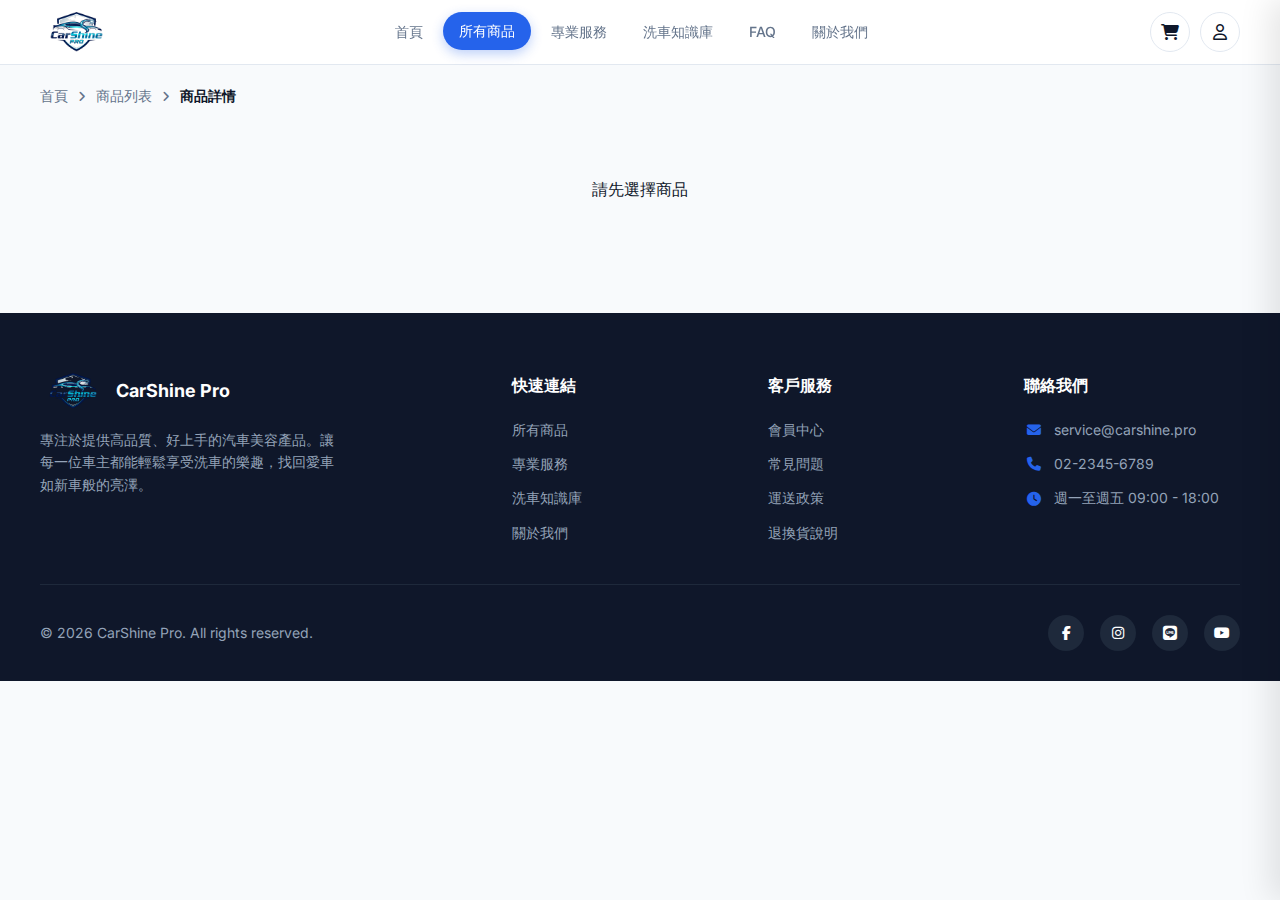
<file: product-detail.html>
<!doctype html>
<html lang="zh-Hant">
<head>
  <meta charset="UTF-8" />
  <meta name="viewport" content="width=device-width, initial-scale=1.0" />
  <title>商品詳情｜CarShine Pro</title>
  <link href="https://fonts.googleapis.com/css2?family=Inter:wght@400;600;700;800;900&display=swap" rel="stylesheet">
  <link rel="stylesheet" href="https://cdnjs.cloudflare.com/ajax/libs/font-awesome/6.5.0/css/all.min.css">
  <link rel="stylesheet" href="style.css">
</head>
<body class="csp-app">

  <header class="navbar">
    <div class="container row">
      <a class="brand" href="index.html"><img src="assets/img/logo.jpg" alt="CarShine Pro"></a>
      <nav class="navlinks">
        <a href="index.html">首頁</a>
        <a href="products.html">所有商品</a>
        <a href="services.html">專業服務</a>
        <a href="knowledge.html">洗車知識庫</a>
        <a href="faq.html">FAQ</a>
        <a href="about.html">關於我們</a>
      </nav>
      <div class="navright">
        <button id="openCartBtn" class="icon-btn" type="button" style="position:relative">
          <i class="fa-solid fa-cart-shopping"></i><span id="cartBadge" class="badge" style="display:none">0</span>
        </button>
        <a class="icon-btn" href="member.html"><i class="fa-regular fa-user"></i></a>
        <button class="icon-btn menu-btn" id="menuBtn"><i class="fa-solid fa-bars"></i></button>
      </div>
    </div>
    <div id="mobileMenu" class="mobile-menu">
      <a href="index.html">首頁</a>
      <a href="products.html">商品</a>
      <a href="services.html">服務</a>
      <a href="knowledge.html">知識</a>
      <a href="faq.html">FAQ</a>
      <a href="about.html">關於</a>
      <a href="member.html">會員</a>
    </div>
  </header>

  <div class="container" style="padding-top:20px; font-size:14px; color:var(--muted);">
    <a href="index.html">首頁</a> <i class="fa-solid fa-angle-right" style="font-size:12px; margin:0 6px;"></i>
    <a href="products.html">商品列表</a> <i class="fa-solid fa-angle-right" style="font-size:12px; margin:0 6px;"></i>
    <span style="color:var(--text); font-weight:600;">商品詳情</span>
  </div>

  <section class="section" style="padding-top:20px;">
    <div class="container" id="detailHost">
      <div style="text-align:center; padding:60px; color:var(--muted);">
        <i class="fa-solid fa-spinner fa-spin" style="font-size:40px; margin-bottom:16px;"></i>
        <p>正在載入商品資訊...</p>
      </div>
    </div>
  </section>

  <div id="cartOverlay" class="cart-overlay"></div>
  <aside id="cartSidebar" class="cart">
    <div class="head">
      <div style="font-weight:1000">購物車</div>
      <button id="closeCartBtn" class="icon-btn" type="button"><i class="fa-solid fa-xmark"></i></button>
    </div>
    <div id="cartItems" class="items"></div>
    <div class="foot">
      <div class="sumrow"><span>小計</span><span id="cartSubtotal">NT$ 0</span></div>
      <div class="sumrow"><span>運費</span><span id="cartShipping">NT$ 0</span></div>
      <div class="sumrow"><span>合計</span><span id="cartTotal">NT$ 0</span></div>
      <div style="display:grid;gap:10px;margin-top:12px">
        <a class="btn primary full" href="checkout.html"><i class="fa-solid fa-credit-card"></i> 前往結帳</a>
      </div>
    </div>
  </aside>

  <div id="siteFooter"></div>
  <script src="script.js"></script>
</body>
</html>
</file>
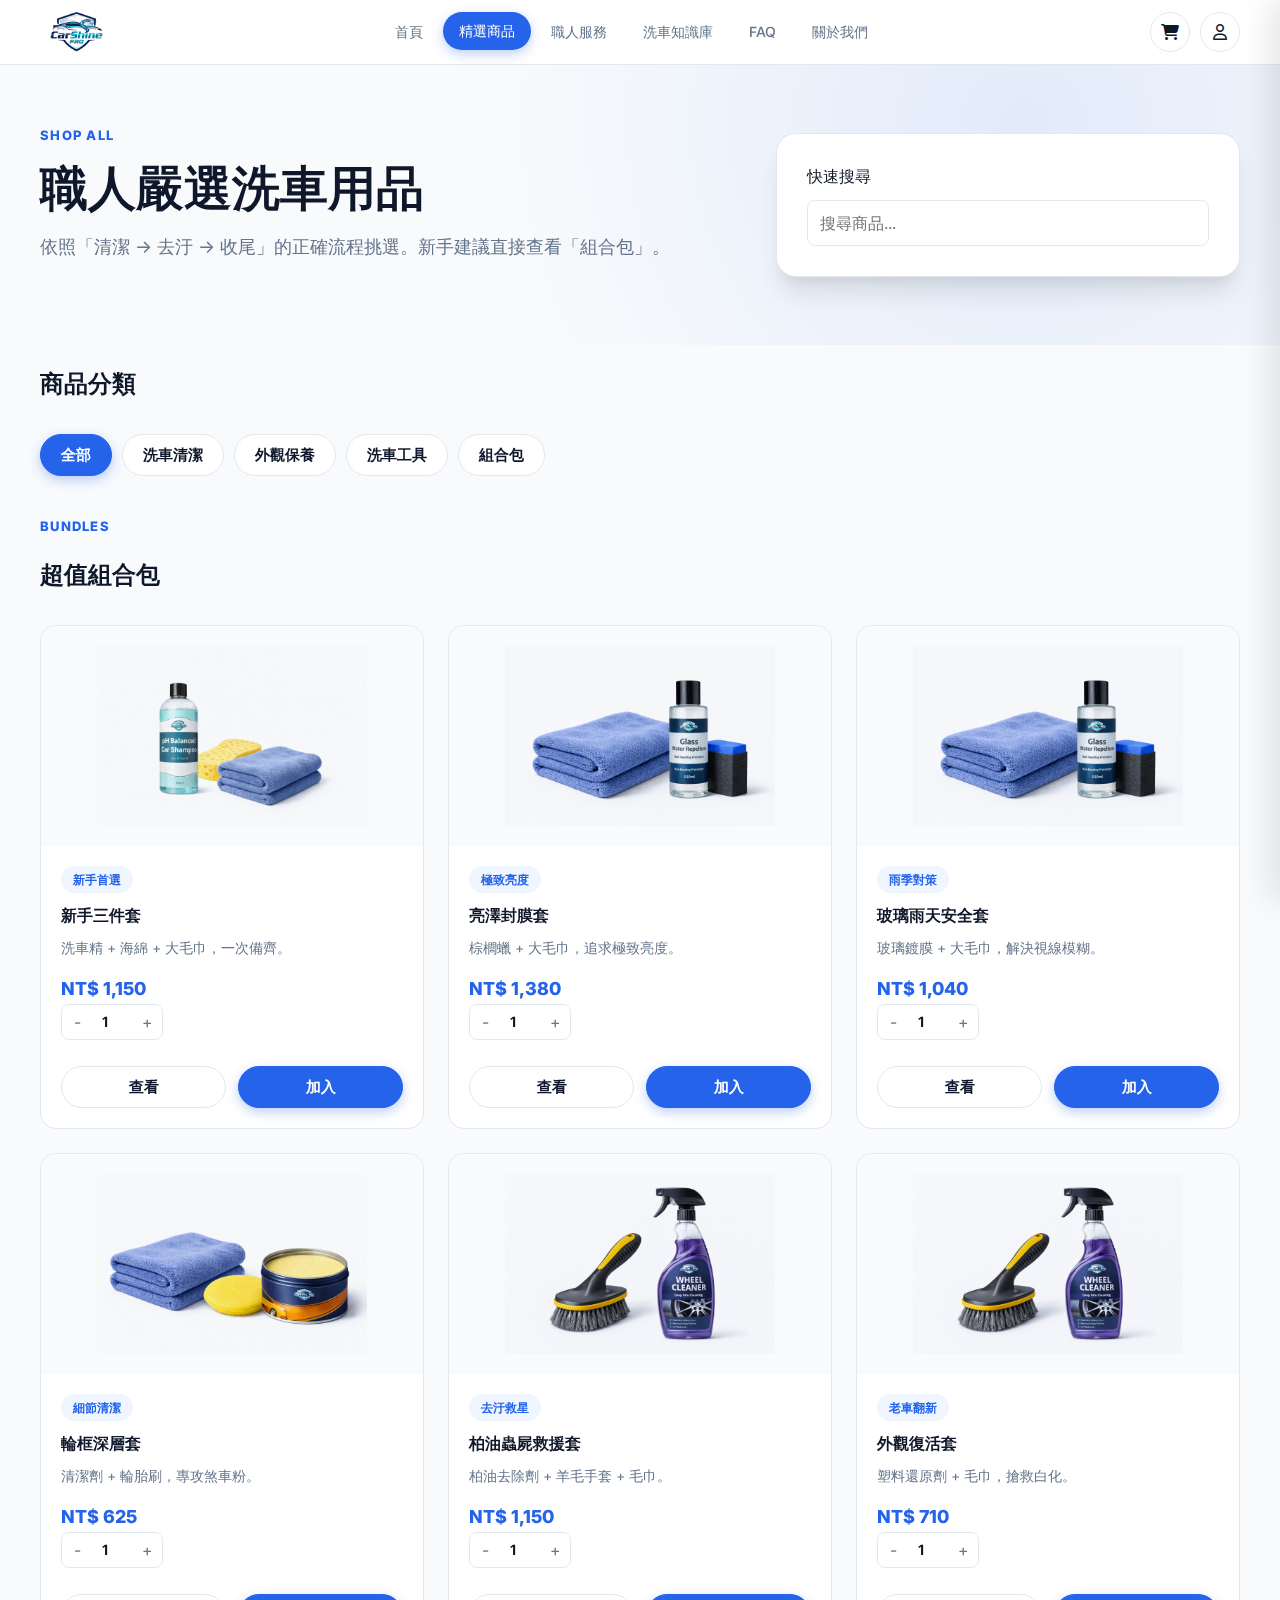
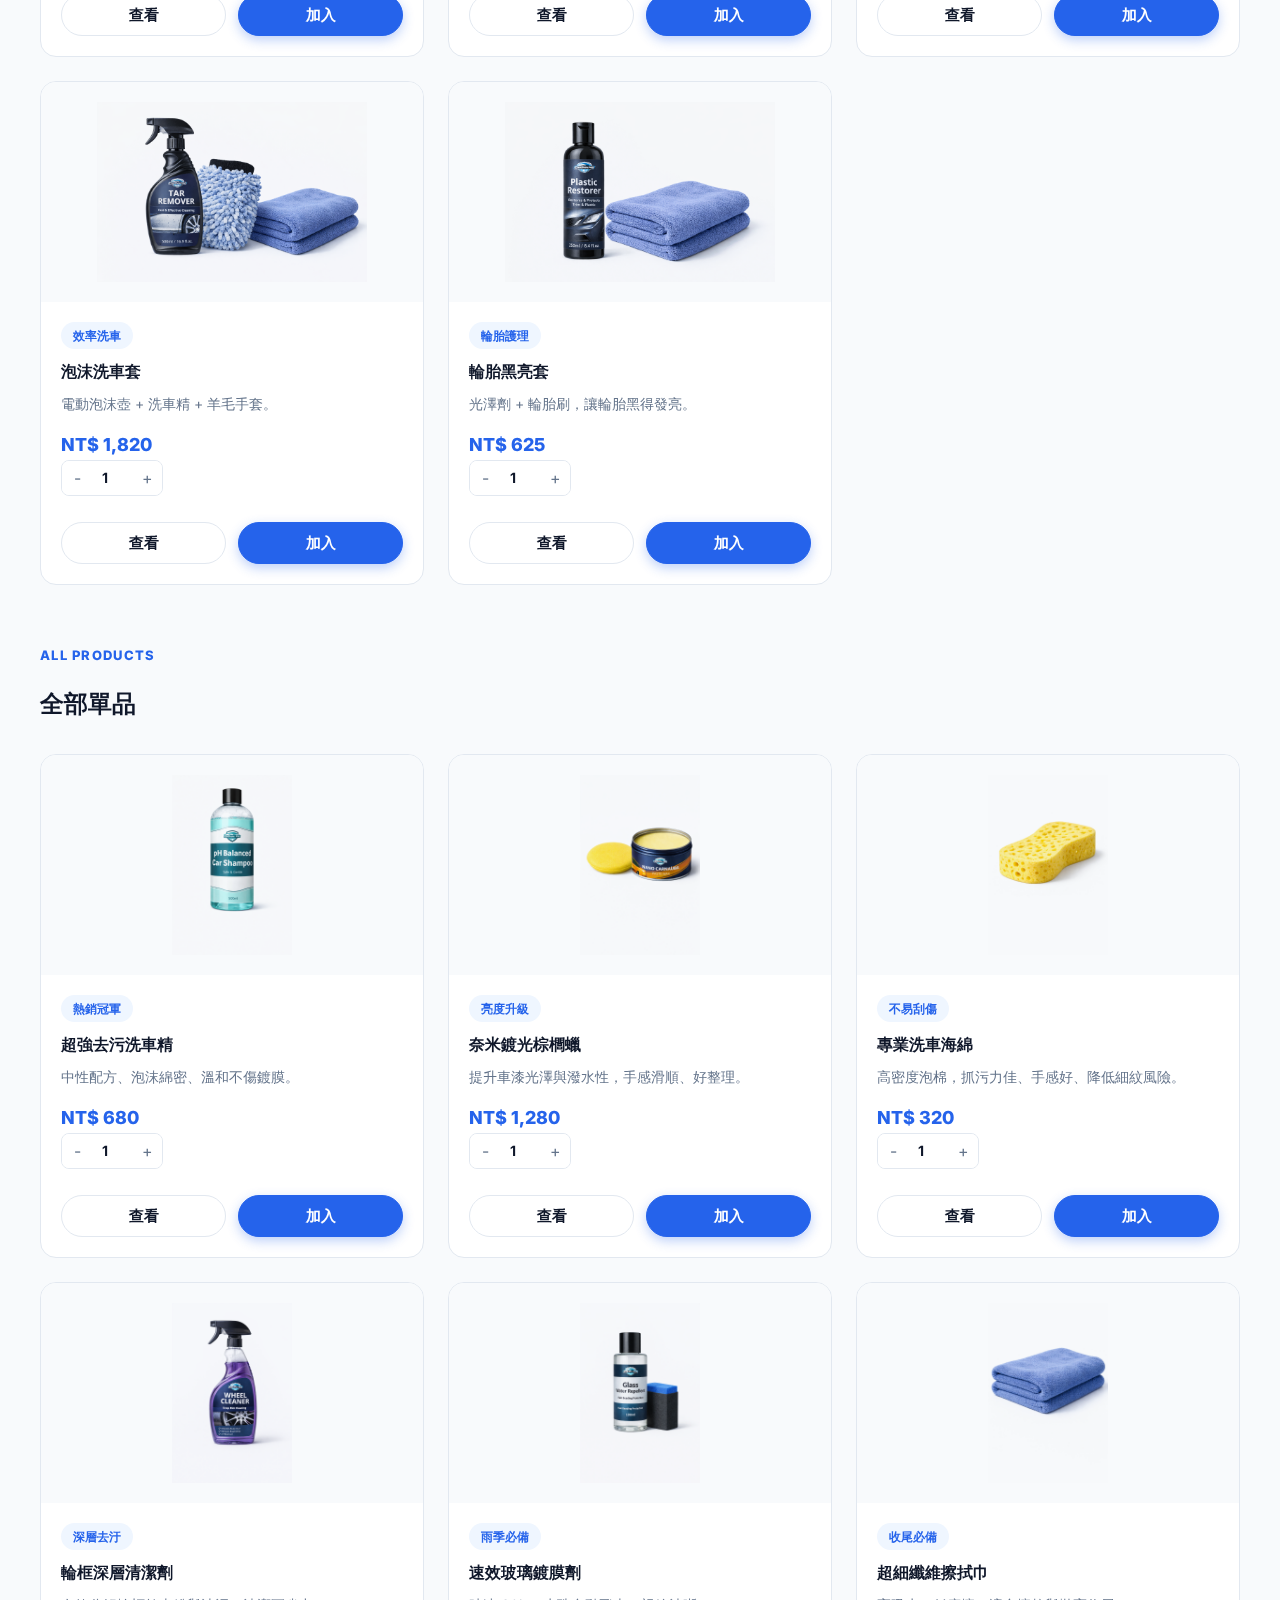
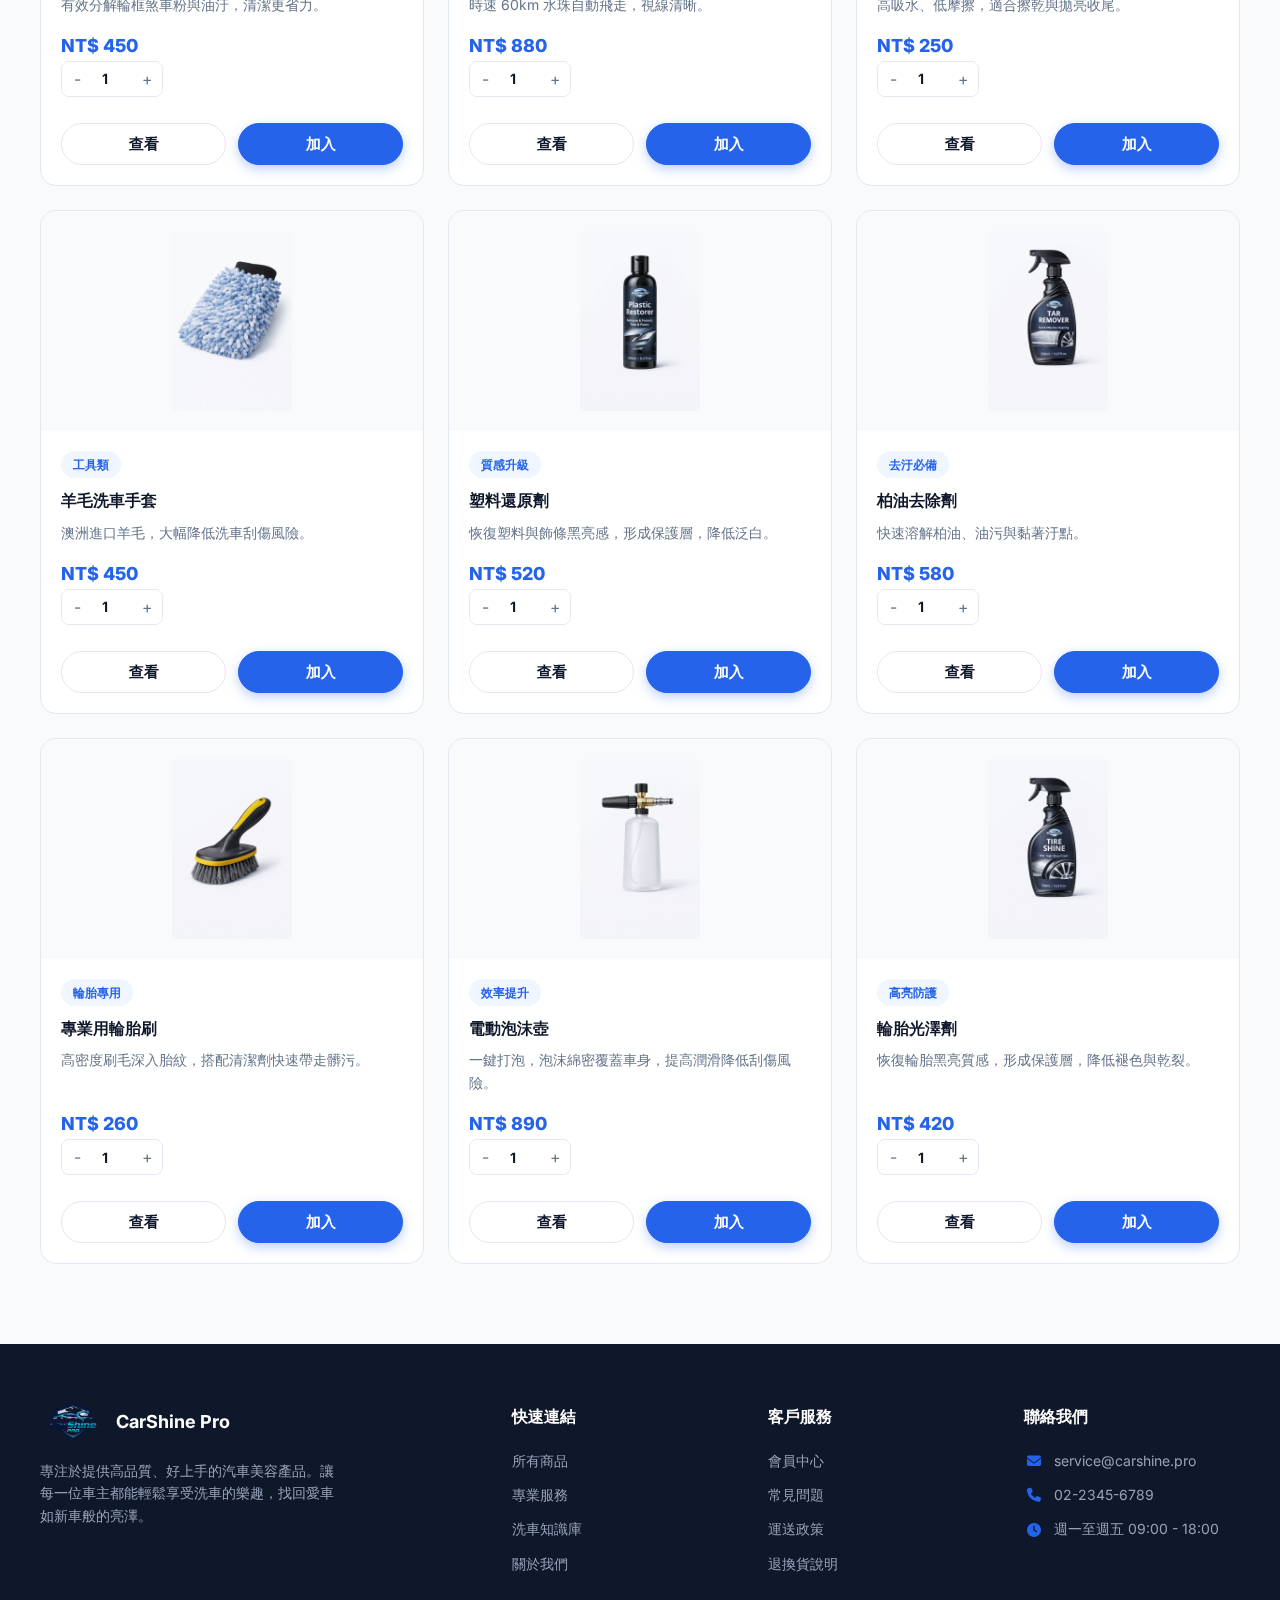
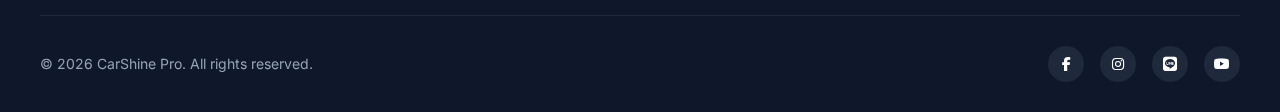
<file: products.html>
<!DOCTYPE html>
<html lang="zh-Hant-TW">
<head>
  <meta charset="UTF-8" />
  <meta name="viewport" content="width=device-width, initial-scale=1.0" />
  <title>所有商品 | CarShine Pro</title>
  <link href="https://fonts.googleapis.com/css2?family=Inter:wght@400;500;600;700;900&display=swap" rel="stylesheet">
  <link rel="stylesheet" href="https://cdnjs.cloudflare.com/ajax/libs/font-awesome/6.5.0/css/all.min.css">
  <link rel="stylesheet" href="style.css">
</head>
<body class="csp-app">

  <header class="navbar">
    <div class="container row">
      <a class="brand" href="index.html"><img src="assets/img/logo.jpg" alt="CarShine Pro"></a>
      <nav class="navlinks">
        <a href="index.html">首頁</a>
        <a class="active" href="products.html">精選商品</a>
        <a href="services.html">職人服務</a>
        <a href="knowledge.html">洗車知識庫</a>
        <a href="faq.html">FAQ</a>
        <a href="about.html">關於我們</a>
      </nav>
      <div class="navright">
        <button id="openCartBtn" class="icon-btn"><i class="fa-solid fa-cart-shopping"></i><span id="cartBadge" class="badge" style="display:none">0</span></button>
        
        <a class="icon-btn" href="member.html"><i class="fa-regular fa-user"></i></a>
        
        <button id="menuBtn" class="icon-btn menu-btn"><i class="fa-solid fa-bars"></i></button>
      </div>
    </div>
    
    <div id="mobileMenu" class="mobile-menu">
      <a href="index.html">首頁</a>
      <a href="products.html">商品</a>
      <a href="services.html">服務</a>
      <a href="knowledge.html">知識</a>
      <a href="faq.html">FAQ</a>
      <a href="about.html">關於</a>
      <a href="member.html">會員</a>
    </div>
  </header>

  <section class="hero" style="padding: 60px 0;">
    <div class="container hero-grid">
      <div>
        <div class="kicker">SHOP ALL</div>
        <h1 class="hero-title">職人嚴選洗車用品</h1>
        <p class="hero-desc">依照「清潔 → 去汙 → 收尾」的正確流程挑選。新手建議直接查看「組合包」。</p>
      </div>
      <div class="hero-card">
        <div class="h3">快速搜尋</div>
        <input id="searchInput" type="search" placeholder="搜尋商品..." style="width:100%; padding:12px; margin-top:10px; border:1px solid #e2e8f0; border-radius:8px;">
      </div>
    </div>
  </section>

  <main class="page container" style="padding-bottom:80px;">
    <div class="section-head"><h2 style="font-size:24px;">商品分類</h2></div>
    <div id="catChips" style="display:flex; gap:10px; flex-wrap:wrap; margin-bottom:40px;"></div>

    <div class="section-head"><div class="kicker">BUNDLES</div><h2 style="font-size:24px;">超值組合包</h2></div>
    <div id="bundlesGrid" class="grid3" style="margin-bottom:60px;"></div>

    <div class="section-head"><div class="kicker">ALL PRODUCTS</div><h2 style="font-size:24px;">全部單品</h2></div>
    <div id="productsGrid" class="grid3"></div>
  </main>

  <div id="cartOverlay" class="cart-overlay"></div>
  <aside id="cartSidebar" class="cart">
    <div class="head"><span>購物車</span><button id="closeCartBtn" class="icon-btn" style="border:none;"><i class="fa-solid fa-xmark"></i></button></div>
    <div id="cartItems" class="items"></div>
    <div class="foot">
      <div class="sumrow"><span>小計</span><span id="cartSubtotal">NT$ 0</span></div>
      <div class="sumrow"><span>運費</span><span id="cartShipping">NT$ 0</span></div>
      <div class="sumrow"><span>合計</span><span id="cartTotal">NT$ 0</span></div>
      <a class="btn primary full" href="checkout.html">前往結帳</a>
    </div>
  </aside>

  <div id="siteFooter"></div>
  <script src="script.js"></script>
</body>
</html>
</file>
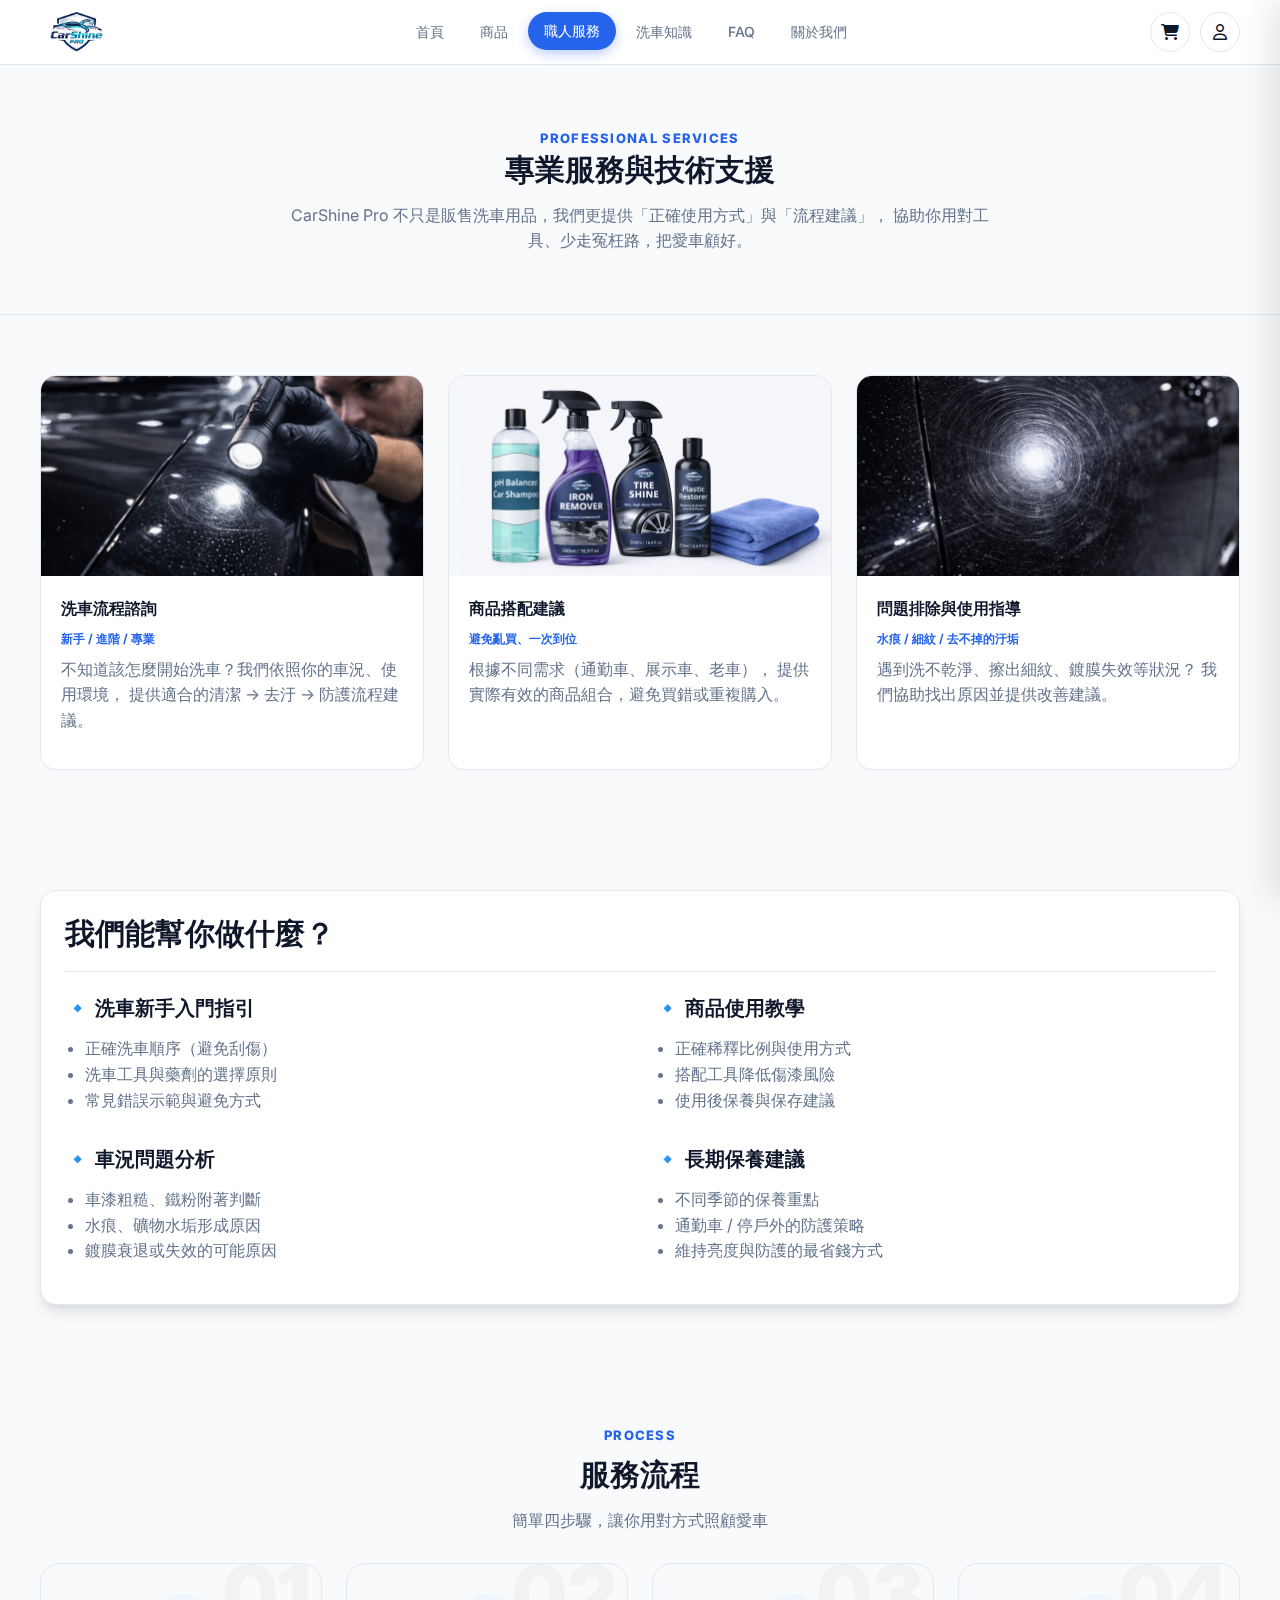
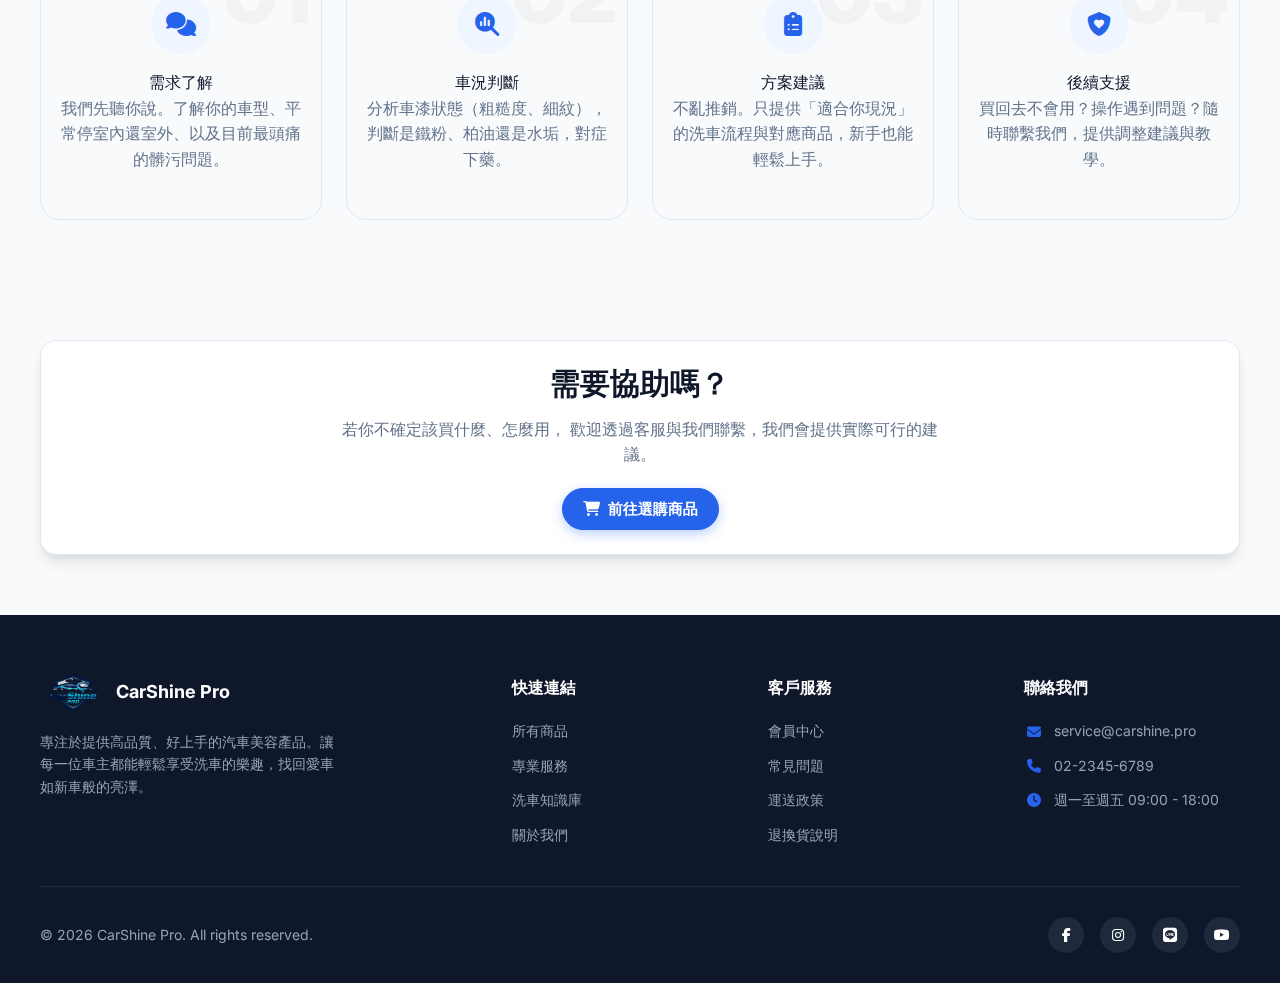
<file: services.html>
<!DOCTYPE html>
<html lang="zh-Hant">

<head>
  <meta charset="UTF-8" />
  <meta name="viewport" content="width=device-width, initial-scale=1.0" />
  <title>專業服務 | CarShine Pro</title>

  <link href="https://fonts.googleapis.com/css2?family=Inter:wght@400;600;700;900&display=swap" rel="stylesheet">
  <link rel="stylesheet" href="https://cdnjs.cloudflare.com/ajax/libs/font-awesome/6.4.0/css/all.min.css">

  <link rel="stylesheet" href="style.css">
</head>

<body class="csp-app">

  <header class="navbar">
    <div class="container row">
      <a class="brand" href="index.html">
        <img src="assets/img/logo.jpg" alt="CarShine Pro">
      </a>

      <nav class="navlinks">
        <a href="index.html">首頁</a>
        <a href="products.html">商品</a>
        <a href="services.html">職人服務</a>
        <a href="knowledge.html">洗車知識</a>
        <a href="faq.html">FAQ</a>
        <a href="about.html">關於我們</a>
      </nav>

      <div class="navright">
        <button class="icon-btn" id="openCartBtn">
          <i class="fa-solid fa-cart-shopping"></i>
          <span class="badge" id="cartBadge" style="display:none">0</span>
        </button>
        <a class="icon-btn" href="member.html"><i class="fa-regular fa-user"></i></a>
        <button class="icon-btn menu-btn" id="menuBtn">
          <i class="fa-solid fa-bars"></i>
        </button>
      </div>
    </div>

    <div class="mobile-menu" id="mobileMenu">
      <a href="index.html">首頁</a>
      <a href="products.html">商品</a>
      <a href="services.html">專業服務</a>
      <a href="knowledge.html">洗車知識</a>
      <a href="faq.html">FAQ</a>
      <a href="about.html">關於我們</a>
      <a href="member.html">會員中心</a>
    </div>
  </header>

  <section class="page-head" style="background:var(--bg-subtle); padding:60px 0; border-bottom:1px solid var(--border);">
    <div class="container" style="text-align:center;">
      <span class="kicker">PROFESSIONAL SERVICES</span>
      <h1 class="h2">專業服務與技術支援</h1>
      <p class="p" style="max-width:700px; margin:0 auto;">
        CarShine Pro 不只是販售洗車用品，我們更提供「正確使用方式」與「流程建議」，
        協助你用對工具、少走冤枉路，把愛車顧好。
      </p>
    </div>
  </section>

  <section class="section">
    <div class="container grid3">
      <div class="card">
        <div class="thumb" style="padding:0; height:200px; overflow:hidden;">
          <img src="assets/img/service-consult.jpg" alt="洗車諮詢" style="width:100%; height:100%; object-fit:cover;">
        </div>
        <div class="body">
          <div class="title">洗車流程諮詢</div>
          <div class="meta" style="font-size:12px; color:var(--primary); font-weight:700; margin-bottom:8px;">新手 / 進階 / 專業</div>
          <p class="p">
            不知道該怎麼開始洗車？我們依照你的車況、使用環境，
            提供適合的清潔 → 去汙 → 防護流程建議。
          </p>
        </div>
      </div>

      <div class="card">
        <div class="thumb" style="padding:0; height:200px; overflow:hidden;">
          <img src="assets/img/service-bundle.jpg" alt="商品搭配" style="width:100%; height:100%; object-fit:cover;">
        </div>
        <div class="body">
          <div class="title">商品搭配建議</div>
          <div class="meta" style="font-size:12px; color:var(--primary); font-weight:700; margin-bottom:8px;">避免亂買、一次到位</div>
          <p class="p">
            根據不同需求（通勤車、展示車、老車），
            提供實際有效的商品組合，避免買錯或重複購入。
          </p>
        </div>
      </div>

      <div class="card">
        <div class="thumb" style="padding:0; height:200px; overflow:hidden;">
          <img src="assets/img/service-fix.jpg" alt="問題排除" style="width:100%; height:100%; object-fit:cover;">
        </div>
        <div class="body">
          <div class="title">問題排除與使用指導</div>
          <div class="meta" style="font-size:12px; color:var(--primary); font-weight:700; margin-bottom:8px;">水痕 / 細紋 / 去不掉的汙垢</div>
          <p class="p">
            遇到洗不乾淨、擦出細紋、鍍膜失效等狀況？
            我們協助找出原因並提供改善建議。
          </p>
        </div>
      </div>
    </div>
  </section>

  <section class="section" style="background:#f8fafc;">
    <div class="container panel pad">
      <h2 class="h2">我們能幫你做什麼？</h2>
      <div class="hr"></div>

      <div class="grid2">
        <div>
          <h3>🔹 洗車新手入門指引</h3>
          <ul class="p" style="padding-left:20px; margin-top:10px;">
            <li>正確洗車順序（避免刮傷）</li>
            <li>洗車工具與藥劑的選擇原則</li>
            <li>常見錯誤示範與避免方式</li>
          </ul>

          <h3 style="margin-top:30px;">🔹 車況問題分析</h3>
          <ul class="p" style="padding-left:20px; margin-top:10px;">
            <li>車漆粗糙、鐵粉附著判斷</li>
            <li>水痕、礦物水垢形成原因</li>
            <li>鍍膜衰退或失效的可能原因</li>
          </ul>
        </div>

        <div>
          <h3>🔹 商品使用教學</h3>
          <ul class="p" style="padding-left:20px; margin-top:10px;">
            <li>正確稀釋比例與使用方式</li>
            <li>搭配工具降低傷漆風險</li>
            <li>使用後保養與保存建議</li>
          </ul>

          <h3 style="margin-top:30px;">🔹 長期保養建議</h3>
          <ul class="p" style="padding-left:20px; margin-top:10px;">
            <li>不同季節的保養重點</li>
            <li>通勤車 / 停戶外的防護策略</li>
            <li>維持亮度與防護的最省錢方式</li>
          </ul>
        </div>
      </div>
    </div>
  </section>

  <section class="section">
    <div class="container">
      <div class="section-head" style="text-align:center;">
        <div class="kicker">PROCESS</div>
        <h2 class="h2">服務流程</h2>
        <p class="p">簡單四步驟，讓你用對方式照顧愛車</p>
      </div>

      <div class="grid4 process-grid">
        
        <div class="process-card">
          <div class="step-bg">01</div>
          <div class="process-icon">
            <i class="fa-solid fa-comments"></i>
          </div>
          <div class="h3">需求了解</div>
          <p class="p">我們先聽你說。了解你的車型、平常停室內還室外、以及目前最頭痛的髒污問題。</p>
        </div>

        <div class="process-card">
          <div class="step-bg">02</div>
          <div class="process-icon">
            <i class="fa-solid fa-magnifying-glass-chart"></i>
          </div>
          <div class="h3">車況判斷</div>
          <p class="p">分析車漆狀態（粗糙度、細紋），判斷是鐵粉、柏油還是水垢，對症下藥。</p>
        </div>

        <div class="process-card">
          <div class="step-bg">03</div>
          <div class="process-icon">
            <i class="fa-solid fa-clipboard-list"></i>
          </div>
          <div class="h3">方案建議</div>
          <p class="p">不亂推銷。只提供「適合你現況」的洗車流程與對應商品，新手也能輕鬆上手。</p>
        </div>

        <div class="process-card">
          <div class="step-bg">04</div>
          <div class="process-icon">
            <i class="fa-solid fa-shield-heart"></i>
          </div>
          <div class="h3">後續支援</div>
          <p class="p">買回去不會用？操作遇到問題？隨時聯繫我們，提供調整建議與教學。</p>
        </div>

      </div>
    </div>
  </section>

  <section class="section">
    <div class="container panel pad" style="text-align:center;">
      <h2 class="h2">需要協助嗎？</h2>
      <p class="p" style="max-width:600px; margin:0 auto 20px;">
        若你不確定該買什麼、怎麼用，
        歡迎透過客服與我們聯繫，我們會提供實際可行的建議。
      </p>
      <a class="btn primary" href="products.html">
        <i class="fa-solid fa-cart-shopping"></i> 前往選購商品
      </a>
    </div>
  </section>

  <div id="siteFooter"></div>
  <div id="cartOverlay" class="cart-overlay"></div>
  <aside id="cartSidebar" class="cart">
    <div class="head"><span>購物車</span><button id="closeCartBtn" class="icon-btn" style="border:none;"><i class="fa-solid fa-xmark"></i></button></div>
    <div id="cartItems" class="items"></div>
    <div class="foot"><div class="row"><span>小計</span><b id="cartSubtotal">NT$ 0</b></div><a class="btn primary full" href="checkout.html" style="margin-top:10px">前往結帳</a></div>
  </aside>

  <script src="script.js"></script>
</body>
</html>
</file>
<file: style.css>
:root {
  --bg: #0b1220;
  --page: #f8fafc;
  --card: #ffffff;
  --text: #0f172a;
  --muted: #64748b;

  --primary: #2563eb;
  --primary-2: #1d4ed8;

  --border: #e2e8f0;
  --shadow: 0 10px 15px -3px rgba(0, 0, 0, 0.1), 0 4px 6px -2px rgba(0, 0, 0, 0.05);

  --radius: 12px;
  --container: 1200px;
}

/* ===== Reset & Base ===== */
* {
  box-sizing: border-box;
}

html,
body {
  height: 100%;
}

body {
  margin: 0;
  font-family: "Inter", system-ui, -apple-system, sans-serif;
  color: var(--text);
  background: var(--page);
  line-height: 1.6;
  font-size: 16px;
}

img {
  max-width: 100%;
  display: block;
}

a {
  color: inherit;
  text-decoration: none;
  transition: .2s;
}

/* [修正] 強制按鈕與輸入框繼承字體大小，解決手機版字體過小問題 */
button,
input,
select {
  font-family: inherit;
  font-size: inherit; 
  outline: none;
}

/* ===== Utilities ===== */
body.csp-app .container {
  width: min(var(--container), 100% - 40px);
  margin: 0 auto;
}

body.csp-app .row {
  display: flex;
  align-items: center;
  justify-content: space-between;
  gap: 16px;
}

body.csp-app .section {
  padding: 60px 0;
}

body.csp-app .section-head {
  margin-bottom: 30px;
}

body.csp-app .kicker {
  font-weight: 800;
  letter-spacing: .1em;
  font-size: 13px;
  color: var(--primary);
  text-transform: uppercase;
  margin-bottom: 10px;
}

body.csp-app .h2 {
  font-size: 30px;
  font-weight: 800;
  margin: 0 0 16px;
  line-height: 1.2;
}

body.csp-app h3 {
  font-size: 20px;
  font-weight: 700;
  margin: 0 0 12px;
}

body.csp-app .p {
  color: var(--muted);
  margin: 0 0 16px;
}

body.csp-app .hr {
  height: 1px;
  background: var(--border);
  margin: 20px 0;
  border: none;
}

/* ===== Components ===== */
body.csp-app .btn {
  display: inline-flex;
  align-items: center;
  justify-content: center;
  gap: 8px;
  padding: 10px 20px;
  border-radius: 99px;
  font-weight: 600;
  cursor: pointer;
  transition: .2s;
  border: 1px solid var(--border);
  background: #fff;
  color: var(--text);
  
  /* [修正] 統一設定字體大小與行高，確保按鈕與連結看起來一樣大 */
  font-size: 15px; 
  line-height: 1.2;
  min-height: 42px; /* 確保按鈕有足夠高度好點擊 */
}

body.csp-app .btn:hover {
  border-color: var(--primary);
  color: var(--primary);
  transform: translateY(-2px);
}

body.csp-app .btn.primary {
  background: var(--primary);
  border-color: var(--primary);
  color: #fff;
  box-shadow: 0 4px 12px rgba(37, 99, 235, .3);
}

body.csp-app .btn.primary:hover {
  background: var(--primary-2);
  transform: translateY(-2px);
}

body.csp-app .btn.full {
  width: 100%;
}

body.csp-app .pill {
  display: inline-flex;
  align-items: center;
  gap: 6px;
  padding: 4px 12px;
  border-radius: 20px;
  background: #eff6ff;
  color: var(--primary);
  font-size: 12px;
  font-weight: 700;
}

body.csp-app .panel {
  background: #fff;
  border: 1px solid var(--border);
  border-radius: 16px;
  box-shadow: var(--shadow);
  overflow: hidden;
}

body.csp-app .pad {
  padding: 24px;
}

body.csp-app .note {
  background: #f1f5f9;
  padding: 16px;
  border-radius: 12px;
  font-size: 14px;
  border-left: 4px solid var(--primary);
}

/* ===== Navbar ===== */
body.csp-app .navbar {
  position: sticky;
  top: 0;
  z-index: 100;
  background: rgba(255, 255, 255, .9);
  backdrop-filter: blur(10px);
  border-bottom: 1px solid var(--border);
  padding: 12px 0;
}

body.csp-app .brand {
  display: flex;
  align-items: center;
  gap: 12px;
}

body.csp-app .brand img,
body.csp-app .brand__logo {
  height: 40px !important;
  width: auto !important;
  object-fit: contain;
}

body.csp-app .brand__name {
  font-weight: 800;
  font-size: 20px;
  letter-spacing: -0.5px;
}

/* 導覽列連結 */
body.csp-app .navlinks {
  display: flex;
  gap: 4px;
}

body.csp-app .navlinks a {
  padding: 8px 16px;
  border-radius: 99px;
  font-size: 14px;
  font-weight: 500;
  color: var(--muted);
}

/* 導覽列高亮效果 */
body.csp-app .navlinks a.active {
  background-color: var(--primary) !important;
  color: #ffffff !important;
  box-shadow: 0 4px 12px rgba(37, 99, 235, 0.3);
  transform: translateY(-1px);
}

body.csp-app .navlinks a:hover:not(.active) {
  background-color: #eff6ff;
  color: var(--primary);
}

body.csp-app .navright {
  display: flex;
  gap: 10px;
  align-items: center;
}

body.csp-app .icon-btn {
  width: 40px;
  height: 40px;
  border-radius: 50%;
  border: 1px solid var(--border);
  background: #fff;
  display: grid;
  place-items: center;
  cursor: pointer;
  position: relative;
  transition: .2s;
  color: var(--text);
  font-size: 16px; /* [修正] 確保 icon 按鈕大小一致 */
}

body.csp-app .icon-btn:hover {
  border-color: var(--primary);
  color: var(--primary);
}

body.csp-app .badge {
  position: absolute;
  top: -6px;
  right: -6px;
  background: #ef4444;
  color: #fff;
  font-size: 11px;
  font-weight: 700;
  height: 20px;
  min-width: 20px;
  border-radius: 99px;
  display: grid;
  place-items: center;
  border: 2px solid #fff;
  box-shadow: 0 2px 5px rgba(0, 0, 0, 0.15);
  z-index: 10;
}

/* 預設隱藏漢堡按鈕與選單 (電腦版) */
body.csp-app .menu-btn {
  display: none !important;
}

body.csp-app .mobile-menu {
  display: none;
}

/* ===== Hero ===== */
body.csp-app .hero {
  padding: 80px 0;
  background: radial-gradient(circle at 80% 20%, rgba(37, 99, 235, .1), transparent 50%);
}

body.csp-app .hero-grid {
  display: grid;
  grid-template-columns: 1.2fr 0.8fr;
  gap: 40px;
  align-items: center;
}

body.csp-app .hero-title {
  font-size: clamp(32px, 4vw, 48px);
  font-weight: 900;
  line-height: 1.1;
  margin: 16px 0;
}

body.csp-app .hero-desc {
  font-size: 18px;
  color: var(--muted);
  margin-bottom: 24px;
}

body.csp-app .hero-card {
  background: #fff;
  padding: 30px;
  border-radius: 20px;
  border: 1px solid var(--border);
  box-shadow: 0 20px 25px -5px rgba(0, 0, 0, 0.1), 0 10px 10px -5px rgba(0, 0, 0, 0.04);
}

/* ===== Product Cards ===== */
body.csp-app .grid3 {
  display: grid;
  grid-template-columns: repeat(3, 1fr);
  gap: 24px;
}

body.csp-app .grid4 {
  display: grid;
  grid-template-columns: repeat(4, 1fr);
  gap: 24px;
}

body.csp-app .grid2 {
  display: grid;
  grid-template-columns: repeat(2, 1fr);
  gap: 30px;
}

body.csp-app .card,
body.csp-app .product-card {
  background: #fff;
  border: 1px solid var(--border);
  border-radius: 16px;
  overflow: hidden;
  display: flex;
  flex-direction: column;
  transition: .3s;
}

body.csp-app .card:hover {
  transform: translateY(-5px);
  box-shadow: 0 10px 30px rgba(0, 0, 0, 0.08);
  border-color: rgba(37, 99, 235, .3);
}

body.csp-app .thumb,
body.csp-app .card-link {
  height: 220px;
  background: #f8fafc;
  display: flex;
  align-items: center;
  justify-content: center;
  padding: 20px;
  overflow: hidden;
}

body.csp-app .thumb img,
body.csp-app .card-img {
  width: 100%;
  height: 100%;
  object-fit: contain;
  mix-blend-mode: multiply;
  transition: transform 0.3s ease;
}

body.csp-app .card:hover .thumb img {
  transform: scale(1.05);
}

body.csp-app .card .body,
body.csp-app .card-body {
  padding: 20px;
  flex: 1;
  display: flex;
  flex-direction: column;
}

body.csp-app .card .title {
  font-size: 16px;
  font-weight: 700;
  margin-bottom: 8px;
}

body.csp-app .card .desc {
  font-size: 14px;
  color: var(--muted);
  margin-bottom: 16px;
  flex: 1;
}

body.csp-app .card .price {
  font-size: 18px;
  font-weight: 800;
  color: var(--primary);
}

body.csp-app .card .actions {
  margin-top: 16px;
  display: grid;
  /* [修正] 1:1 等寬，這樣「查看」與「加入」按鈕會一樣寬 */
  grid-template-columns: 1fr 1fr;
  gap: 12px;
}

/* 數量選擇樣式 */
body.csp-app .card-qty-row {
  margin-bottom: 10px;
  display: flex;
  align-items: center;
  justify-content: space-between;
}

body.csp-app .qty-selector {
  display: flex;
  align-items: center;
  border: 1px solid var(--border);
  border-radius: 8px;
  height: 36px;
  overflow: hidden;
}

body.csp-app .qty-selector button {
  border: none;
  background: #fff;
  width: 30px;
  height: 100%;
  cursor: pointer;
  color: var(--muted);
  transition: .2s;
  font-size: 16px; /* 數量按鈕也要統一 */
}

body.csp-app .qty-selector button:hover {
  background: #f1f5f9;
  color: var(--primary);
}

body.csp-app .qty-selector input {
  width: 40px;
  border: none;
  text-align: center;
  font-weight: 700;
  font-size: 14px;
  color: var(--text);
  outline: none;
}

/* ===== Cart Sidebar ===== */
body.csp-app .cart-overlay {
  position: fixed;
  inset: 0;
  background: rgba(0, 0, 0, .5);
  z-index: 200;
  opacity: 0;
  pointer-events: none;
  transition: .3s;
}

body.csp-app .cart-overlay.active {
  opacity: 1;
  pointer-events: auto;
}

body.csp-app .cart {
  position: fixed;
  top: 0;
  right: 0;
  bottom: 0;
  width: 400px;
  max-width: 85vw;
  background: #fff;
  z-index: 201;
  transform: translateX(100%);
  transition: .3s;
  display: flex;
  flex-direction: column;
  box-shadow: -10px 0 30px rgba(0, 0, 0, .1);
}

body.csp-app .cart.active {
  transform: translateX(0);
}

body.csp-app .cart .head {
  padding: 20px;
  border-bottom: 1px solid var(--border);
  display: flex;
  justify-content: space-between;
  align-items: center;
  font-weight: 700;
  font-size: 18px;
}

body.csp-app .cart .items {
  flex: 1;
  overflow-y: auto;
  padding: 20px;
}

body.csp-app .cart .foot {
  padding: 20px;
  background: #f8fafc;
  border-top: 1px solid var(--border);
}

body.csp-app .sumrow {
  display: flex;
  justify-content: space-between;
  margin-bottom: 8px;
  font-size: 14px;
}

body.csp-app .sumrow.total {
  font-size: 18px;
  font-weight: 800;
  border-top: 1px dashed #cbd5e1;
  padding-top: 12px;
  margin-top: 12px;
}

/* ===== 頁尾 ===== */
.csp-footer {
  background: #0f172a;
  color: #94a3b8;
  padding: 60px 0 30px;
  font-size: 14px;
  margin-top: auto;
}

/* 讓 container 居中 */
.csp-footer .container {
  width: min(1200px, 100% - 40px);
  margin: 0 auto;
}

.footer-grid {
  display: grid;
  grid-template-columns: 2fr 1fr 1fr 1fr;
  /* 左邊寬一點 */
  gap: 40px;
  margin-bottom: 40px;
}

.footer-brand {
  display: flex;
  align-items: center;
  gap: 10px;
  margin-bottom: 20px;
  color: #fff;
  font-weight: 700;
  font-size: 18px;
}

.footer-brand img {
  height: 36px;
  width: auto;
  object-fit: contain;
}

.footer-col h4 {
  color: #fff;
  font-size: 16px;
  font-weight: 700;
  margin-bottom: 20px;
  margin-top: 0;
}

.footer-col p {
  line-height: 1.6;
  margin-bottom: 20px;
  max-width: 300px;
}

/* 連結樣式與動畫 */
.footer-links {
  display: flex;
  flex-direction: column;
  gap: 12px;
}

.footer-links a {
  color: #94a3b8;
  transition: 0.2s;
  text-decoration: none;
}

.footer-links a:hover {
  color: #fff;
  transform: translateX(5px);
  /* 滑鼠移過去會往右移一點點 */
}

/* 聯絡資訊 icon 顏色 */
.contact-info {
  display: flex;
  flex-direction: column;
  gap: 12px;
}

.contact-item {
  display: flex;
  align-items: center;
  gap: 10px;
}

.contact-item i {
  color: var(--primary, #2563eb);
  /* 使用變數或預設藍色 */
  width: 20px;
  text-align: center;
}

/* 底部版權區塊 */
.footer-bottom {
  border-top: 1px solid #1e293b;
  padding-top: 30px;
  display: flex;
  justify-content: space-between;
  align-items: center;
  flex-wrap: wrap;
  gap: 20px;
}

/* 社群 Icon */
.social-links {
  display: flex;
  gap: 16px;
}

.social-links a {
  width: 36px;
  height: 36px;
  background: #1e293b;
  color: #fff;
  display: grid;
  place-items: center;
  border-radius: 50%;
  transition: 0.2s;
  text-decoration: none;
}

.social-links a:hover {
  background: var(--primary, #2563eb);
  transform: translateY(-3px);
  /* 浮起效果 */
}

/* ===== 手機版 RWD (這段最重要) ===== */
@media (max-width: 900px) {
  .footer-grid {
    grid-template-columns: 1fr;
    /* 手機變單欄 */
    gap: 30px;
    text-align: center;
    /* 手機版文字置中看起來比較整齊 */
  }

  .footer-brand,
  .contact-item {
    justify-content: center;
    /* 內容置中 */
  }

  .footer-col p {
    margin: 0 auto 20px auto;
    /* 文字區塊置中 */
  }

  .footer-bottom {
    flex-direction: column;
    text-align: center;
  }
}

/* 服務流程樣式 */
.process-grid {
  gap: 30px;
}

.process-card {
  background: #f8fafc;
  border: 1px solid var(--border);
  border-radius: 20px;
  padding: 30px 20px;
  text-align: center;
  position: relative;
  overflow: hidden;
  transition: all 0.3s ease;
}

.process-card:hover {
  transform: translateY(-5px);
  border-color: var(--primary);
  background: #fff;
  box-shadow: 0 10px 20px rgba(37, 99, 235, 0.1);
}

.process-icon {
  width: 60px;
  height: 60px;
  background: #eff6ff;
  color: var(--primary);
  border-radius: 50%;
  display: inline-flex;
  align-items: center;
  justify-content: center;
  font-size: 24px;
  margin-bottom: 16px;
  position: relative;
  z-index: 2;
}

.step-bg {
  position: absolute;
  top: -10px;
  right: 10px;
  font-size: 80px;
  font-weight: 900;
  color: rgba(0, 0, 0, 0.03);
  line-height: 1;
  pointer-events: none;
  z-index: 1;
}


@media (max-width: 900px) {

  /* 1. 隱藏電腦版導覽列 */
  body.csp-app .navlinks {
    display: none !important;
  }

  /* 2. 顯示漢堡按鈕 */
  body.csp-app .menu-btn {
    display: flex !important;
  }

  /* RWD 佈局調整 */
  body.csp-app .hero-grid {
    grid-template-columns: 1fr;
    text-align: center;
  }

  body.csp-app .grid3 {
    grid-template-columns: repeat(2, 1fr);
  }

  body.csp-app .grid4,
  .process-grid {
    grid-template-columns: repeat(2, 1fr);
  }

  body.csp-app .grid2 {
    grid-template-columns: 1fr;
  }

  /* 頁尾手機版 */
  .footer-grid {
    grid-template-columns: 1fr;
    gap: 30px;
  }

  .footer-bottom {
    flex-direction: column;
    text-align: center;
  }

  /* 手機選單容器設定 */
  body.csp-app .mobile-menu {
    display: none;
    position: fixed;
    top: 65px;
    left: 0;
    right: 0;
    background: #ffffff;
    border-bottom: 1px solid #e2e8f0;
    padding: 20px;
    flex-direction: column;
    gap: 10px;
    z-index: 999;
    box-shadow: 0 10px 30px rgba(0, 0, 0, 0.1);
  }

  /* 當 JS 觸發 .show 時，強制顯示選單 */
  body.csp-app .mobile-menu.show {
    display: flex !important;
  }

  /* 手機選單連結樣式 */
  body.csp-app .mobile-menu a {
    padding: 12px;
    border-radius: 8px;
    font-weight: 700;
    color: #0f172a;
    border: 1px solid transparent;
  }

  body.csp-app .mobile-menu a:hover,
  body.csp-app .mobile-menu a.active {
    background: #eff6ff;
    color: #2563eb;
    border-color: #dbeafe;
  }
}

/* 極小螢幕修正 */
@media (max-width: 600px) {

  body.csp-app .grid3,
  body.csp-app .grid4,
  .process-grid {
    grid-template-columns: 1fr;
  }

  body.csp-app .brand__name {
    display: none;
  }
}
/* =========================================
   會員中心 RWD 
   ========================================= */

/* 電腦版預設：左邊選單 (280px) + 右邊內容 (自動寬度) */
.member-grid {
  display: grid;
  grid-template-columns: 280px 1fr;
  gap: 32px;
  align-items: start;
}

/* 手機版修正 (螢幕小於 900px 時觸發) */
@media (max-width: 900px) {
  .member-grid {
    /* 強制改為單欄，讓選單跟內容垂直堆疊 */
    grid-template-columns: 1fr !important; 
    gap: 20px;
  }
  
  /* 讓選單區塊在手機上滿版，並增加一點底部距離 */
  .member-grid aside {
    width: 100%;
    margin-bottom: 10px;
  }
}
/* =========================================
   結帳頁面 RWD
   ========================================= */

/* 電腦版：左邊填寫資料 (1.2等份) + 右邊訂單摘要 (0.8等份) */
.checkout-grid {
  display: grid;
  grid-template-columns: 1.2fr 0.8fr;
  gap: 40px;
  align-items: start;
}

/* 手機版修正 (螢幕小於 900px 時觸發) */
@media (max-width: 900px) {
  .checkout-grid {
    /* 強制改為單欄，讓表單跟訂單內容垂直堆疊 */
    grid-template-columns: 1fr !important;
    gap: 30px;
  }
}
</file>
